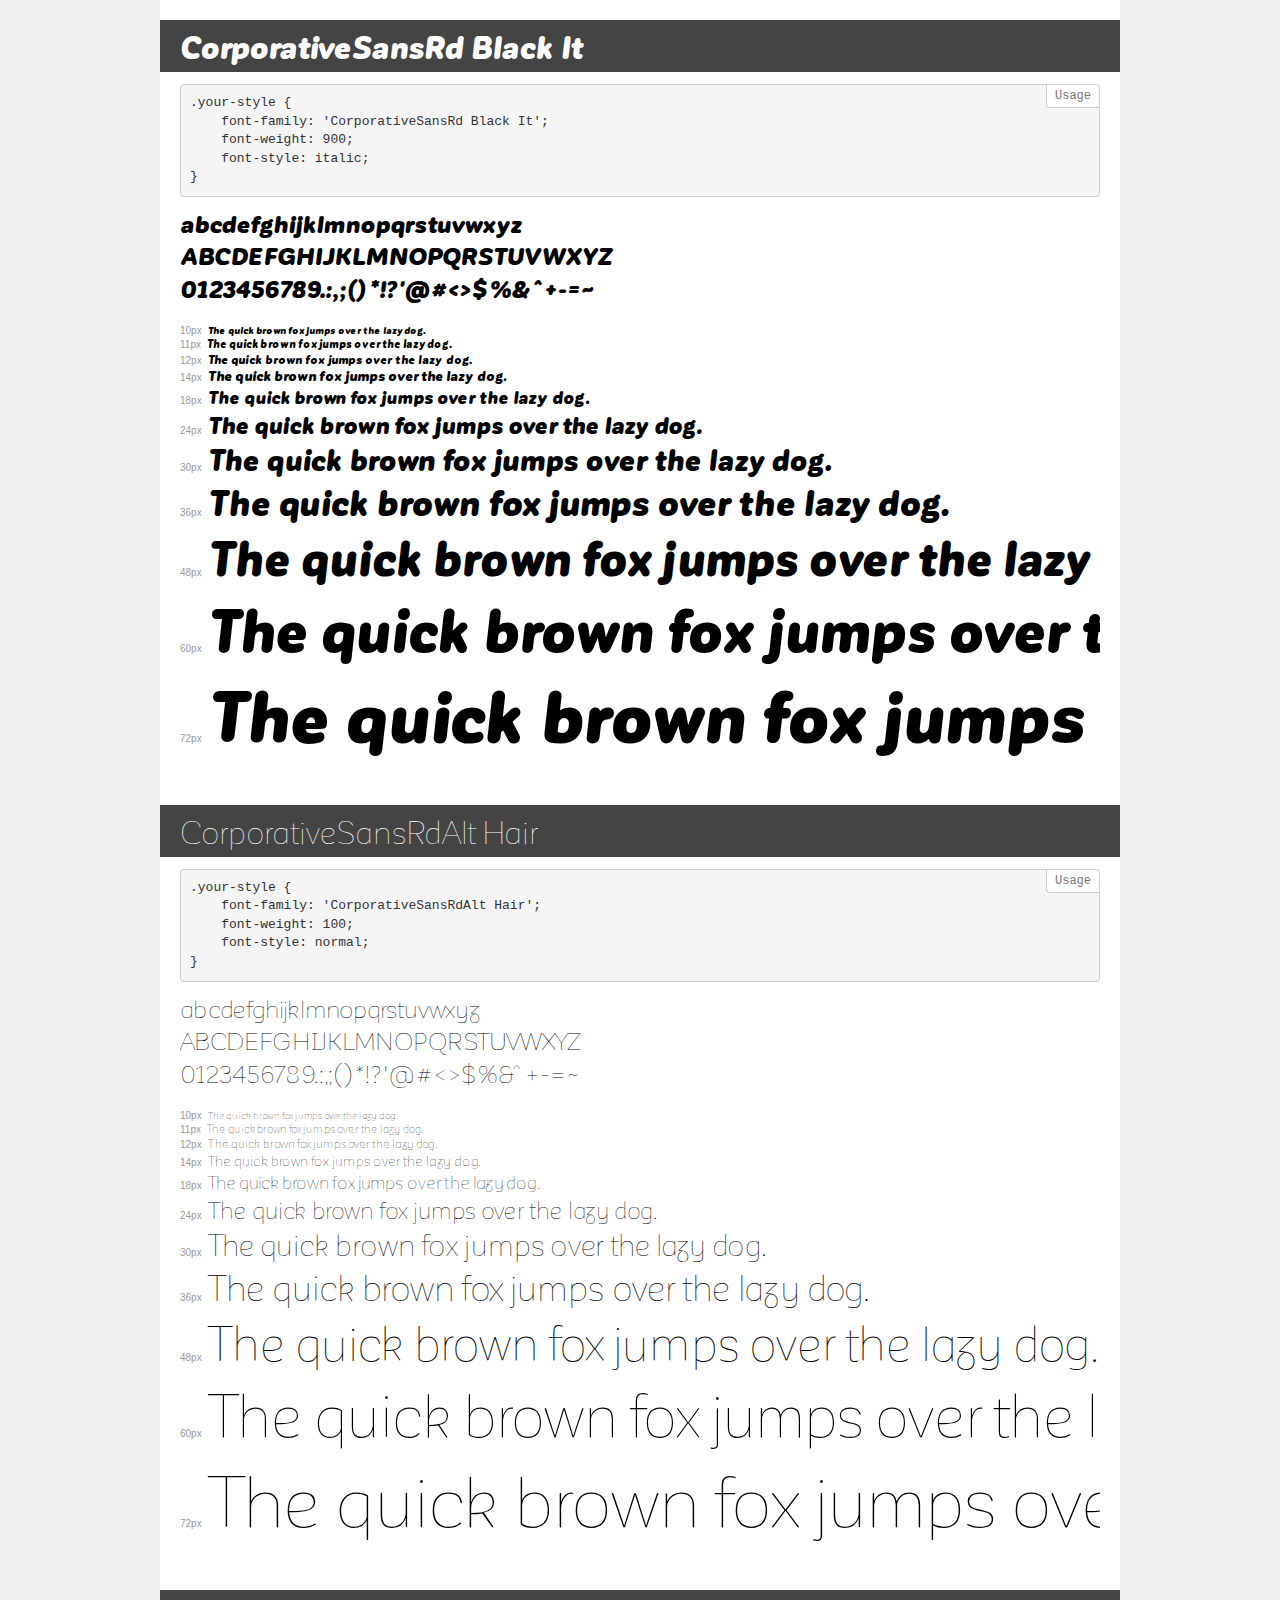
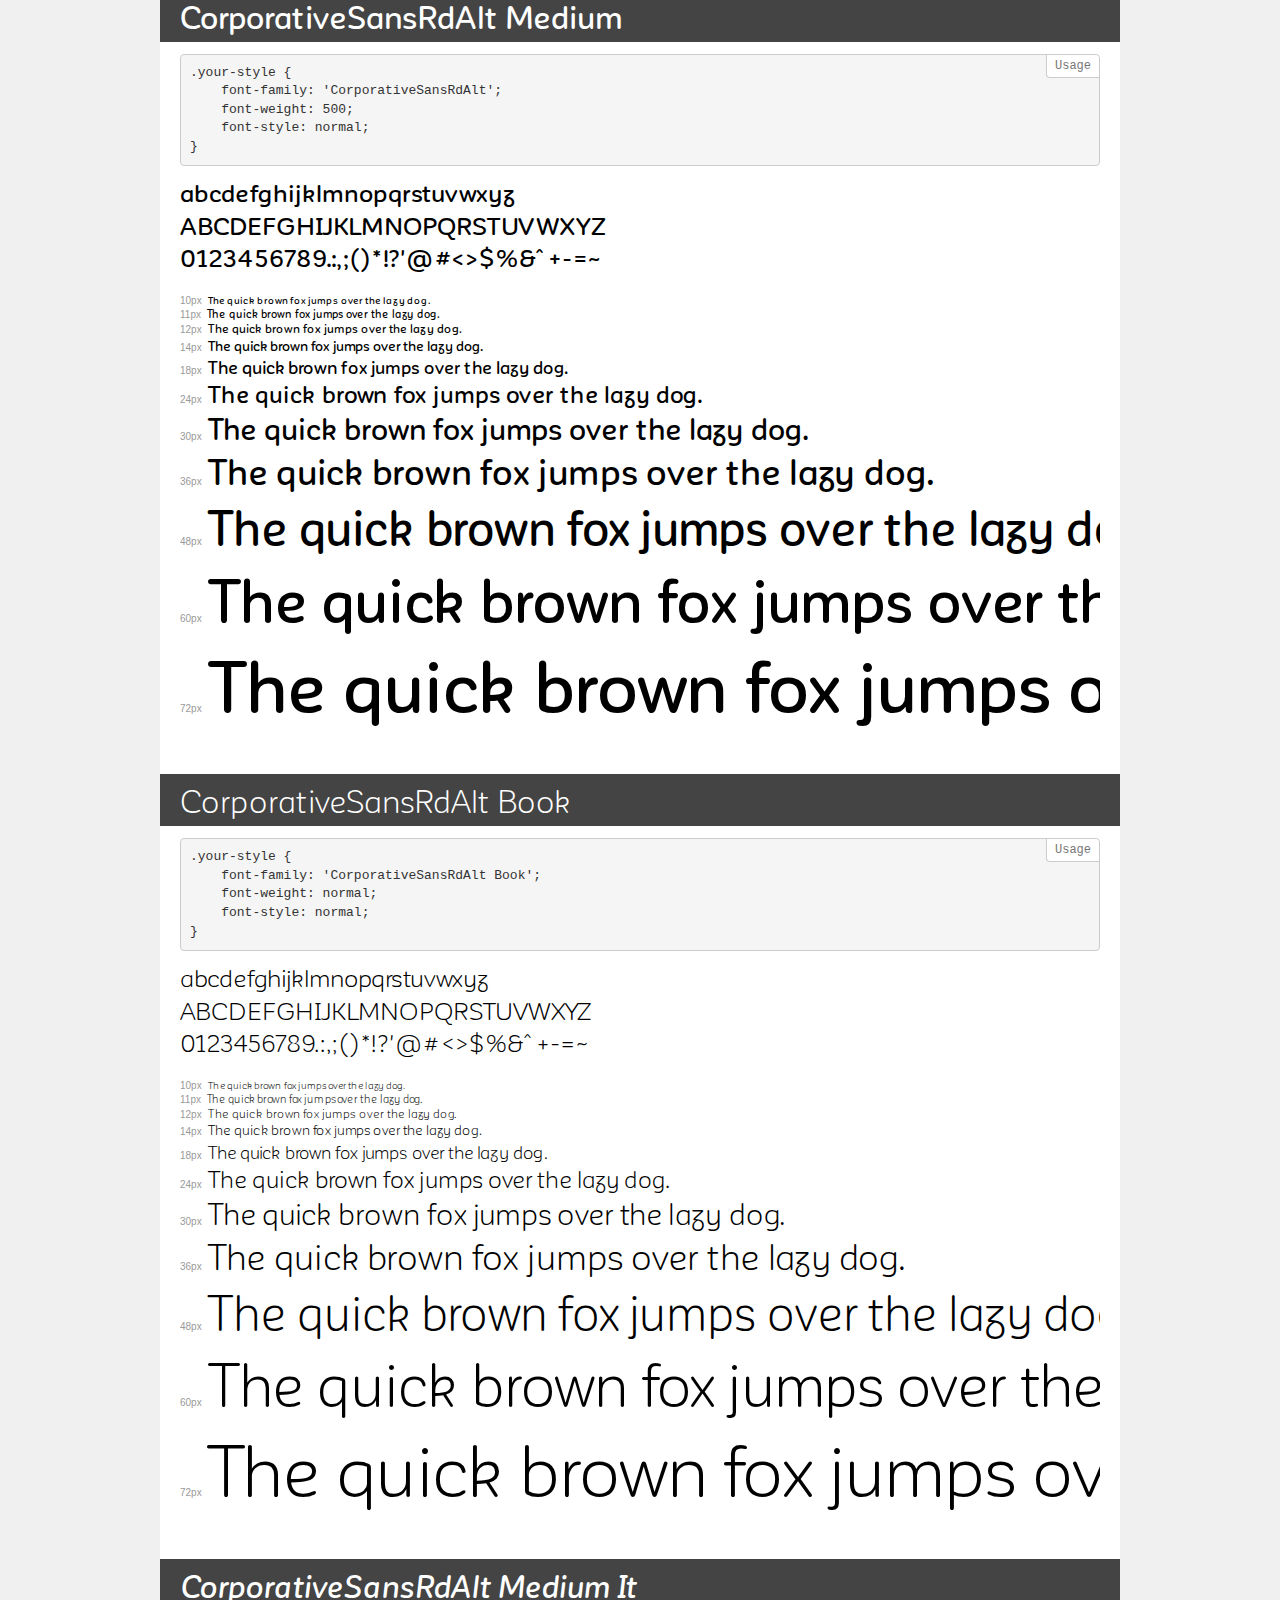
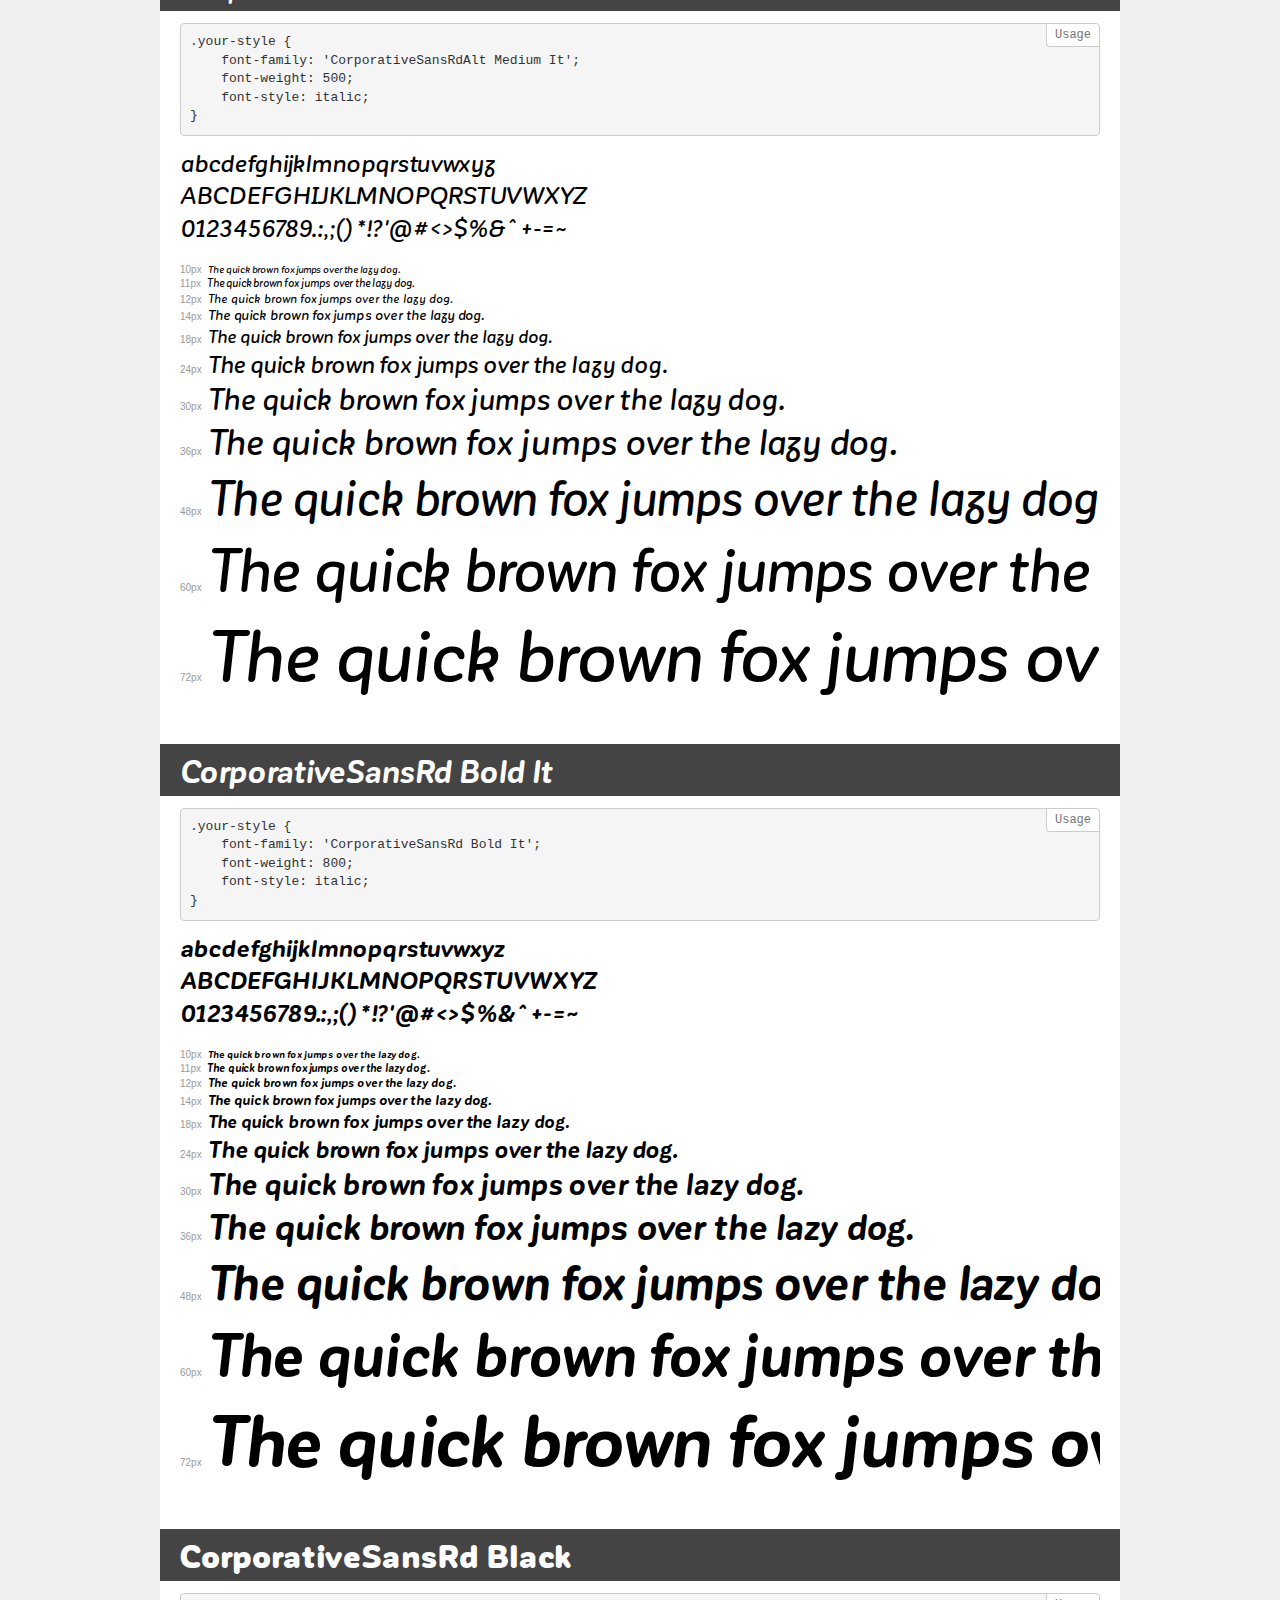
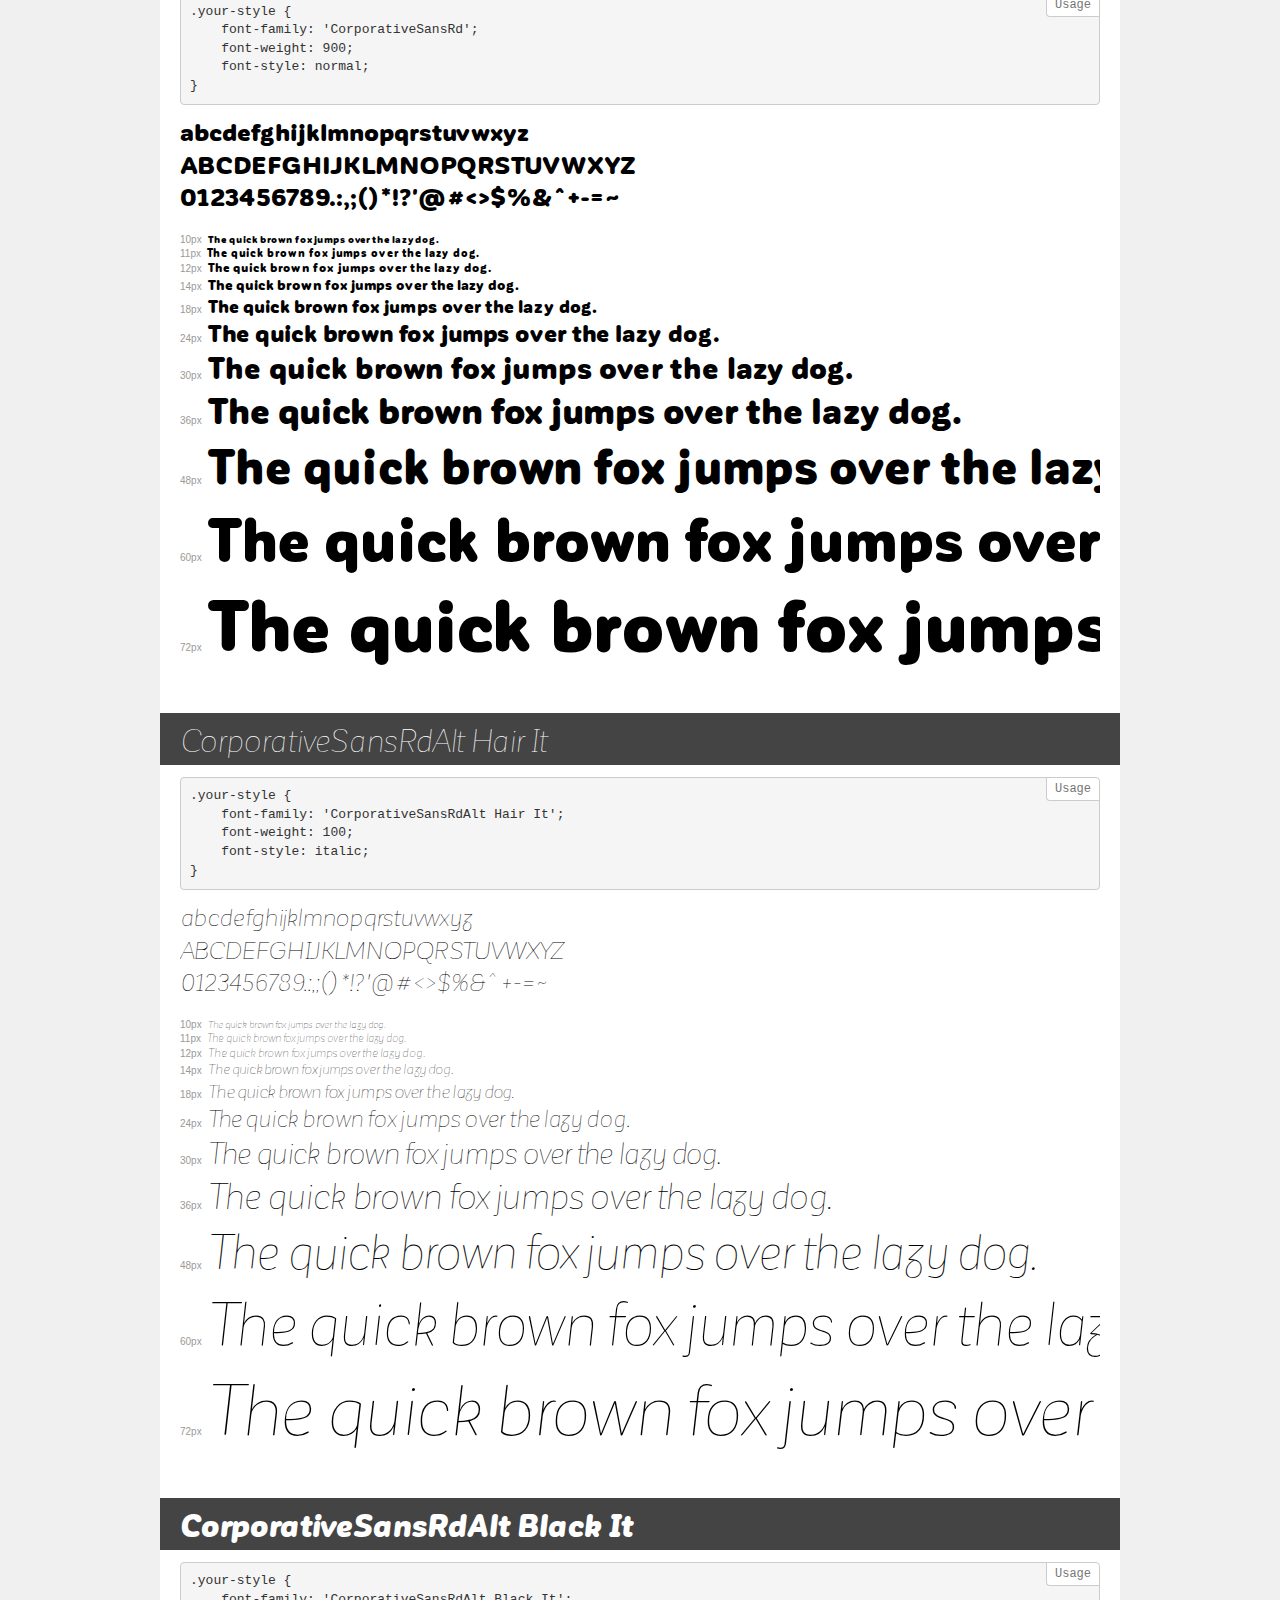
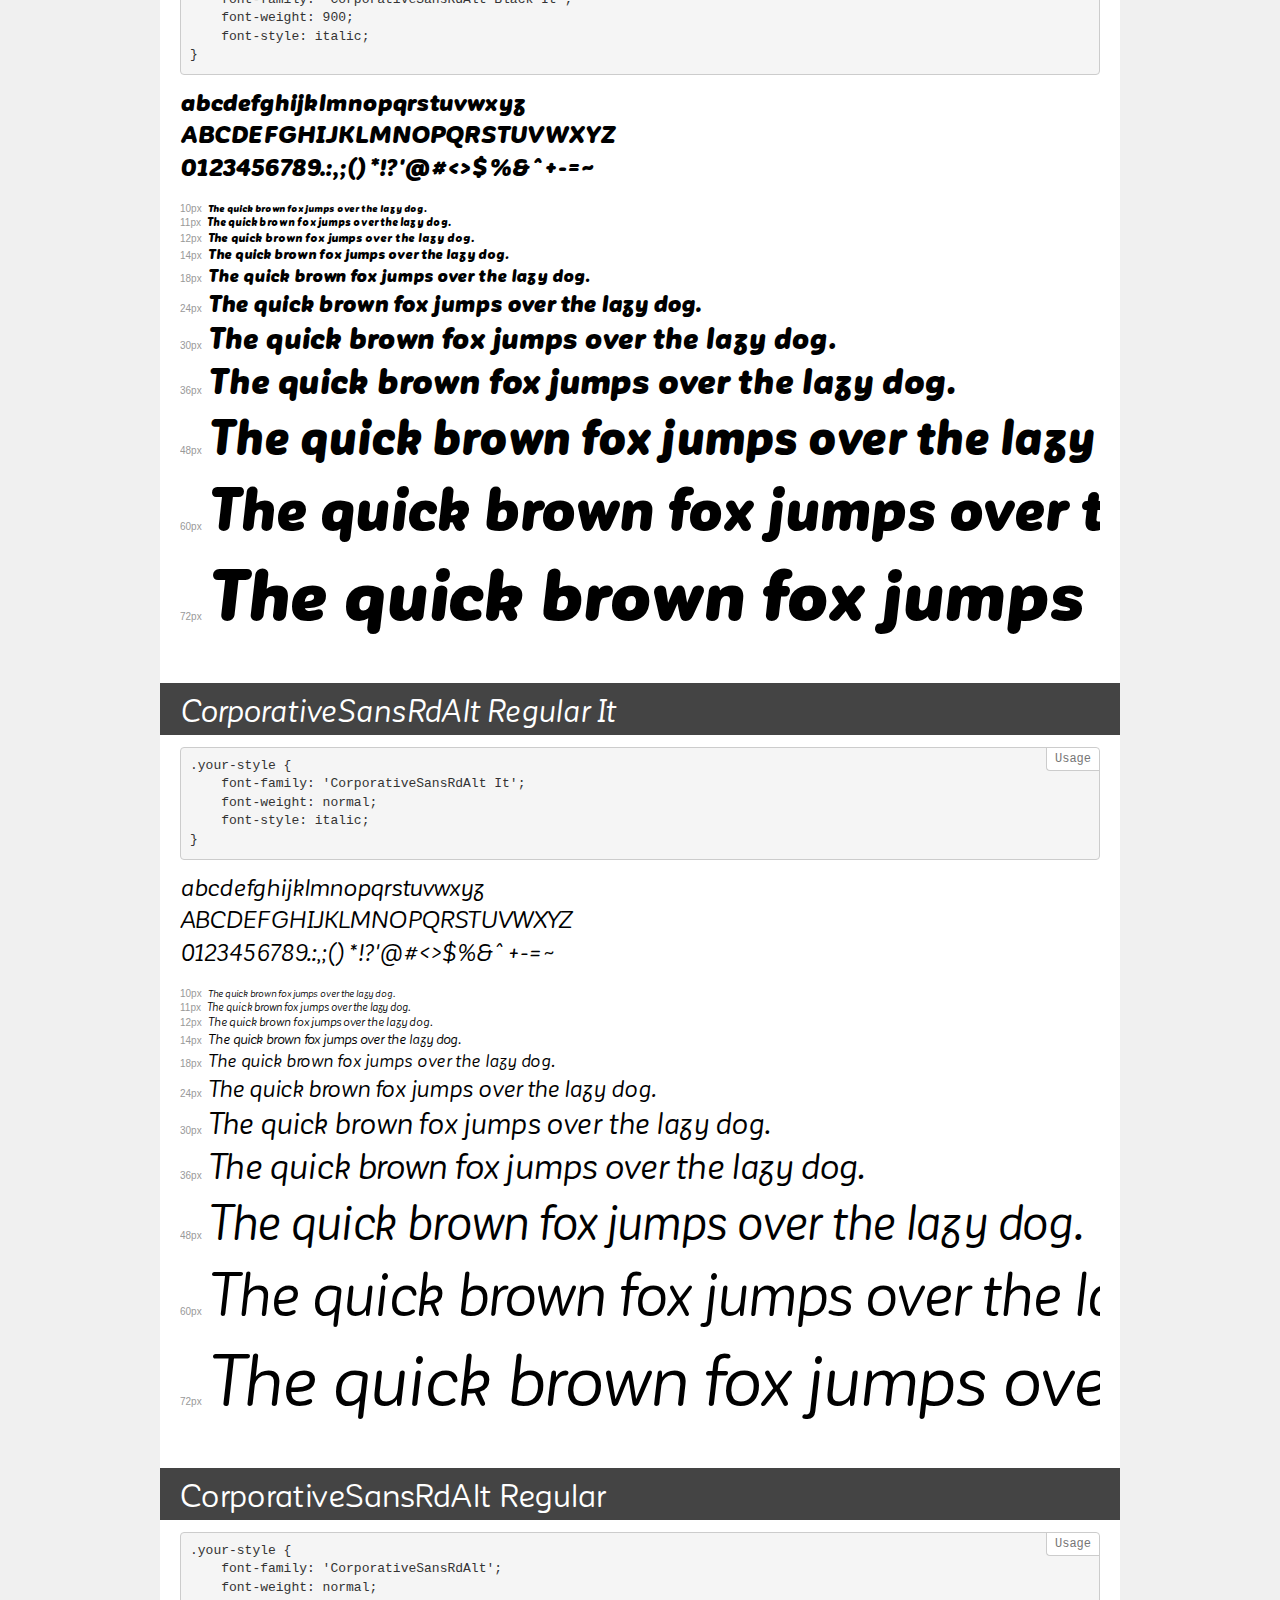
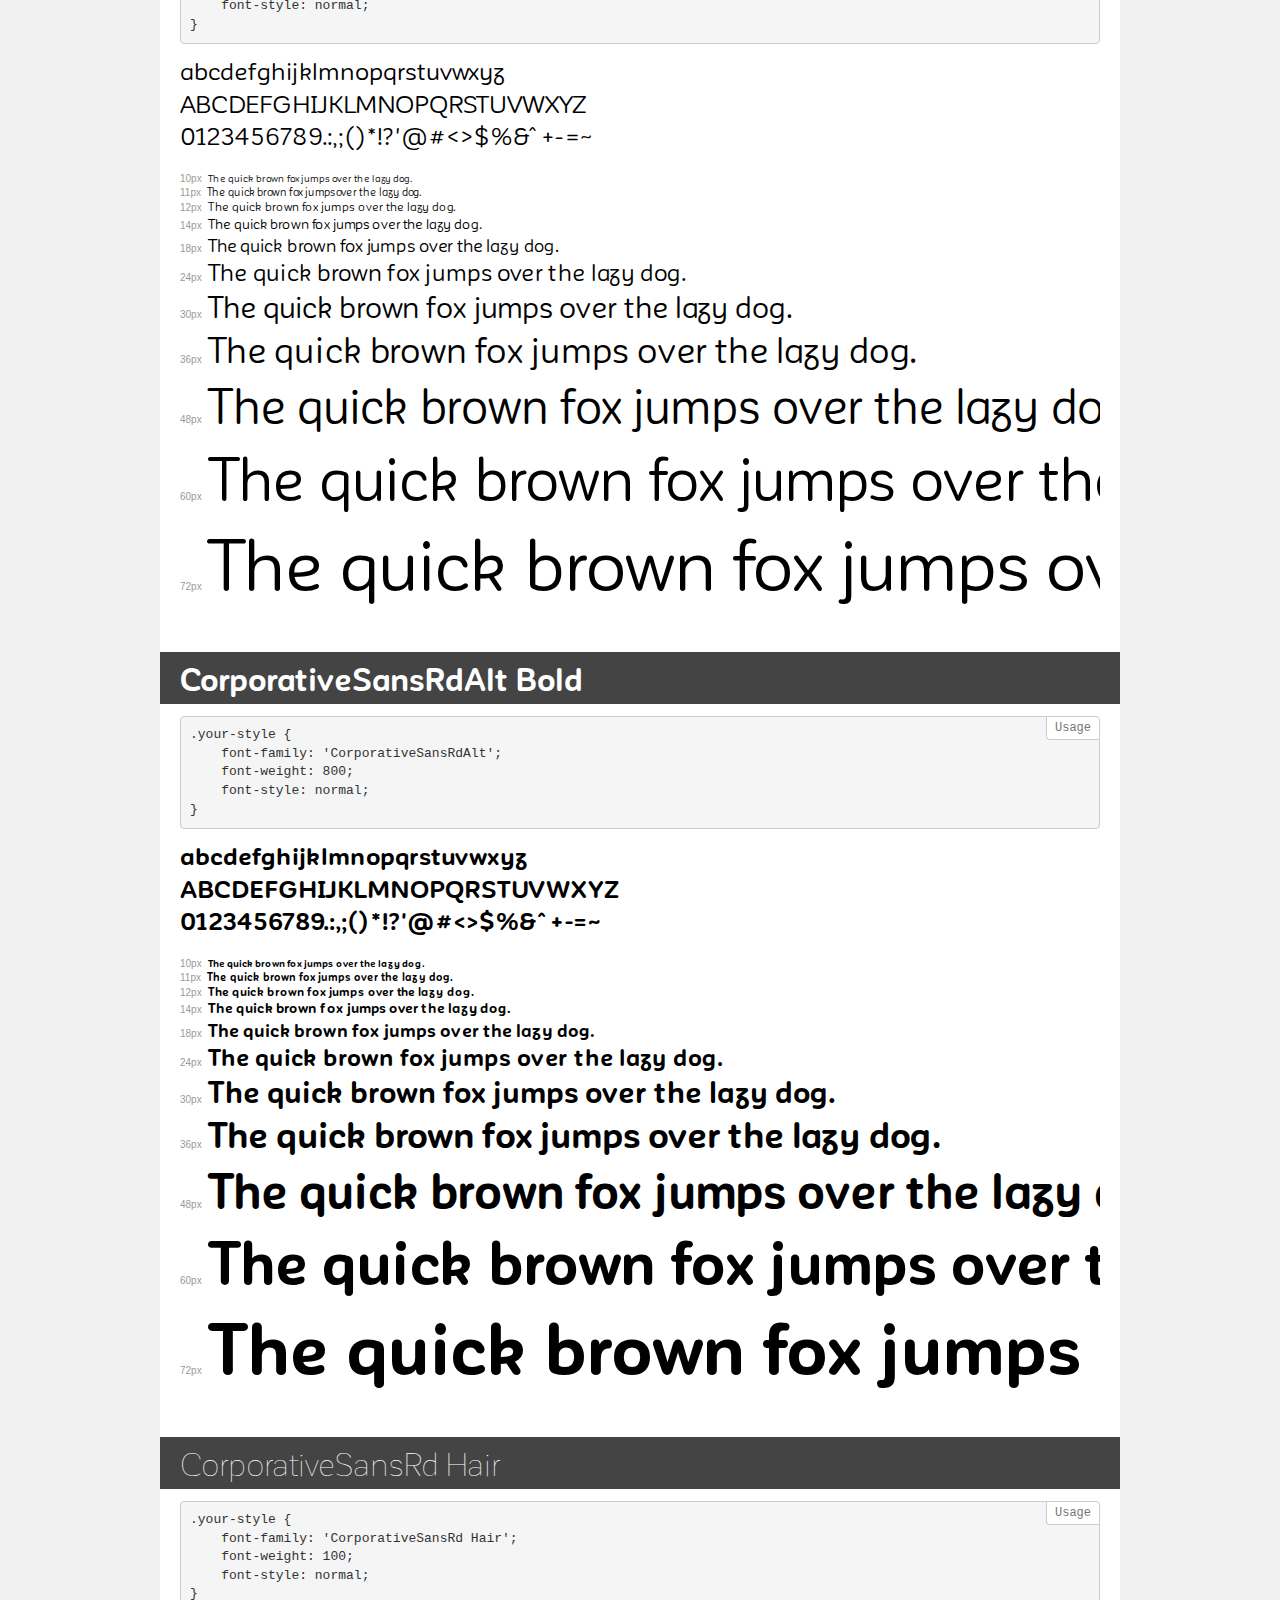
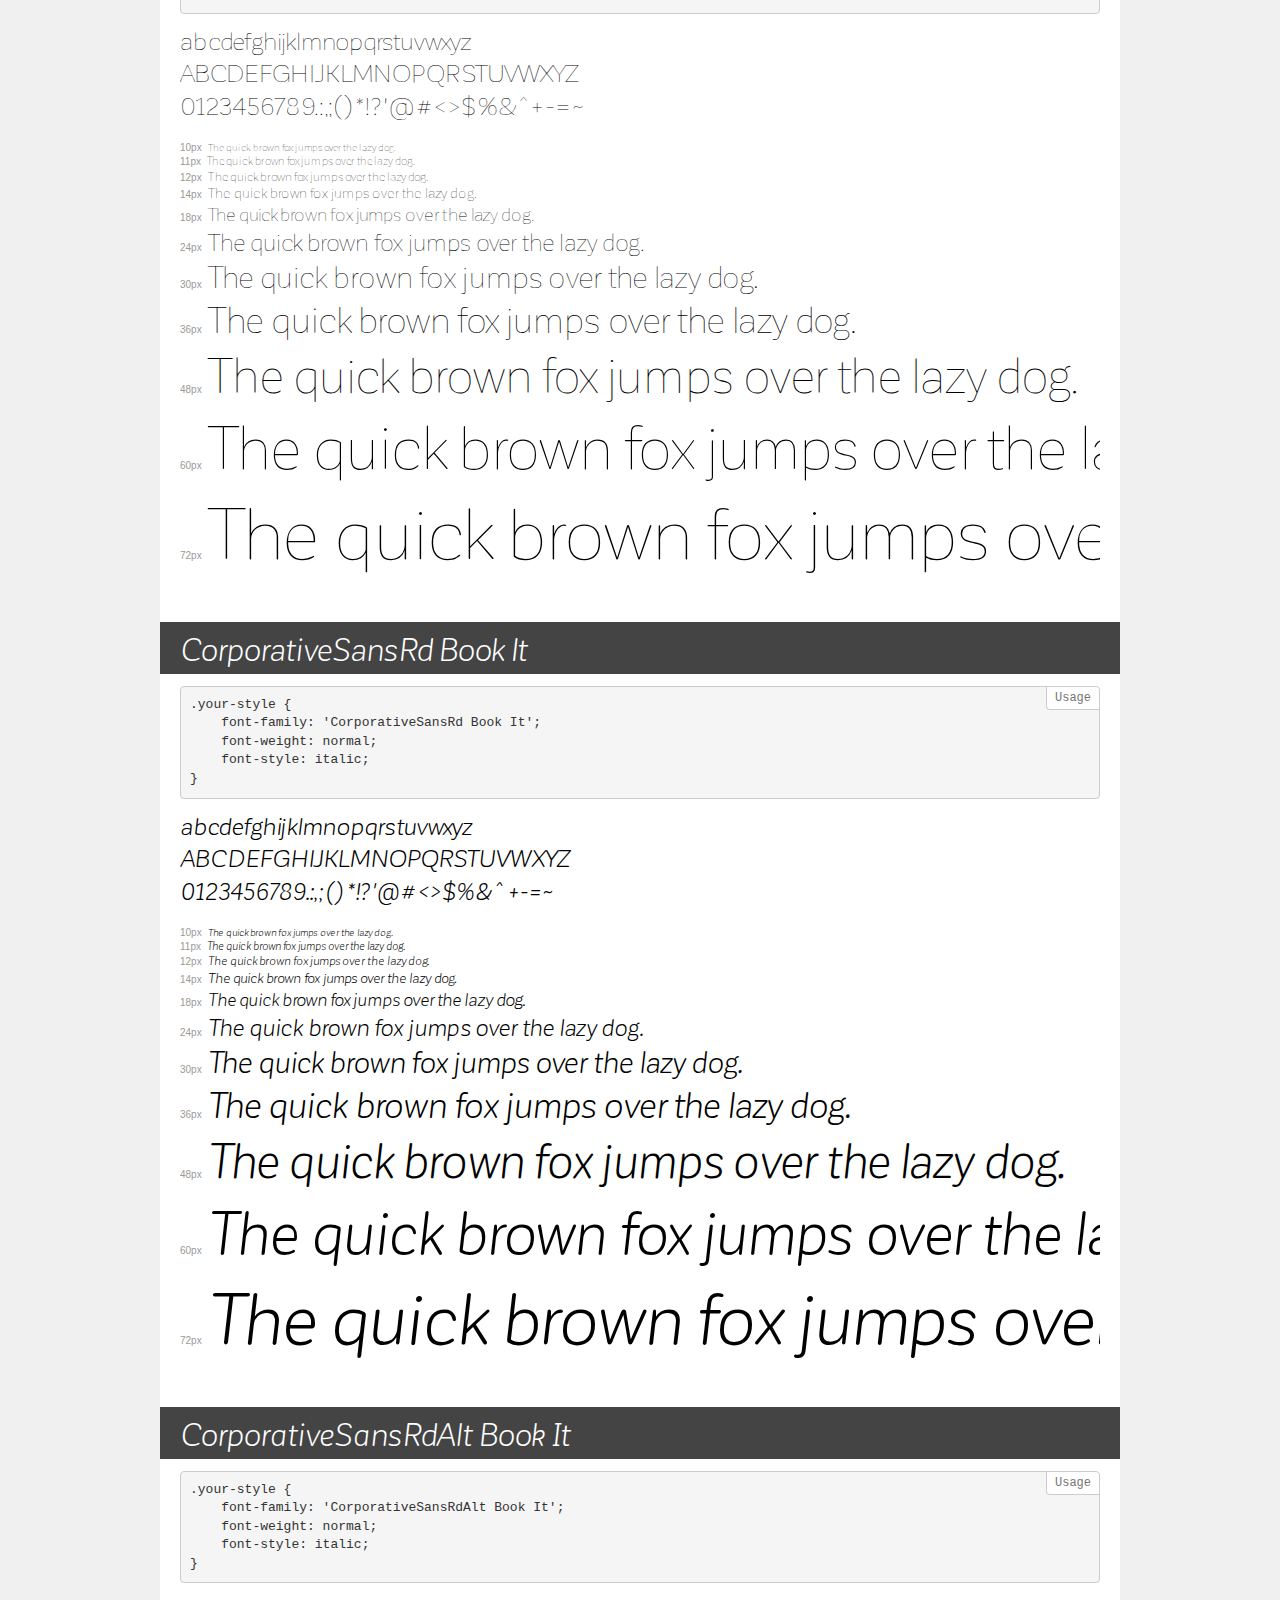
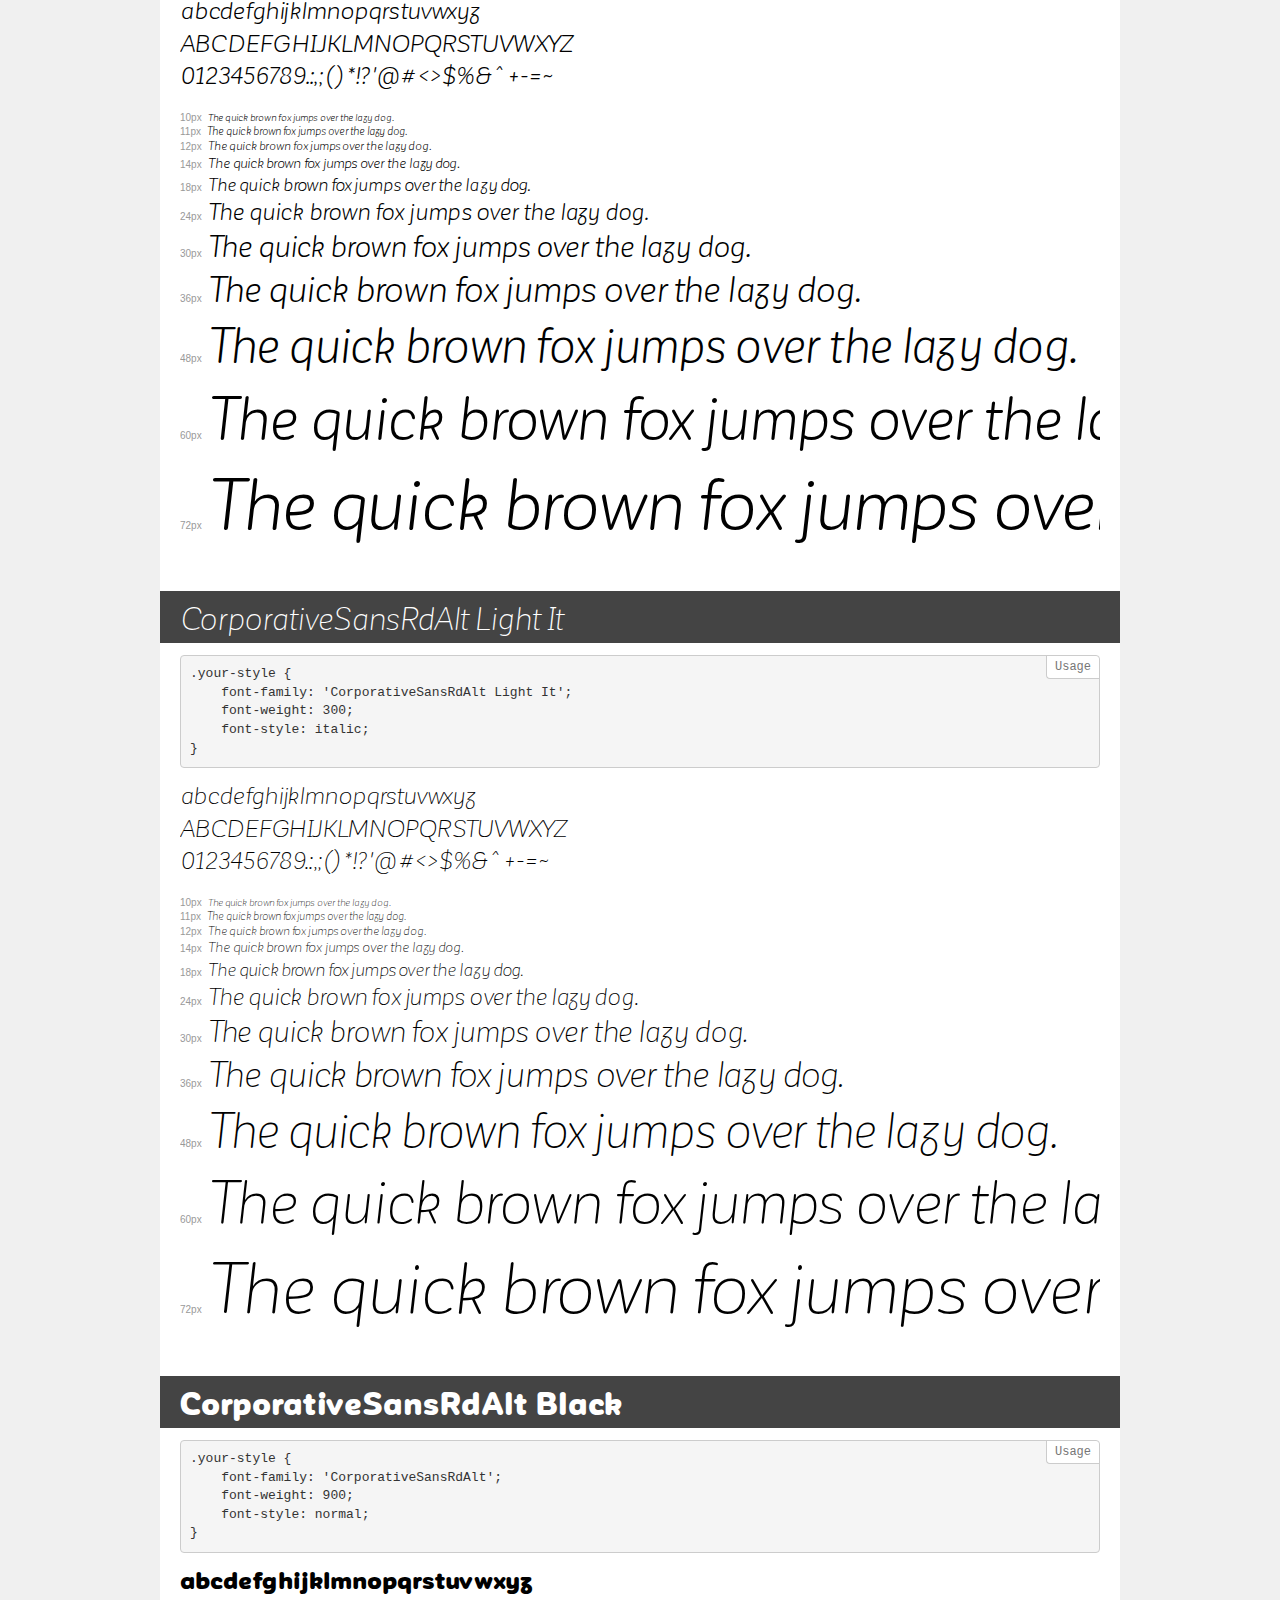
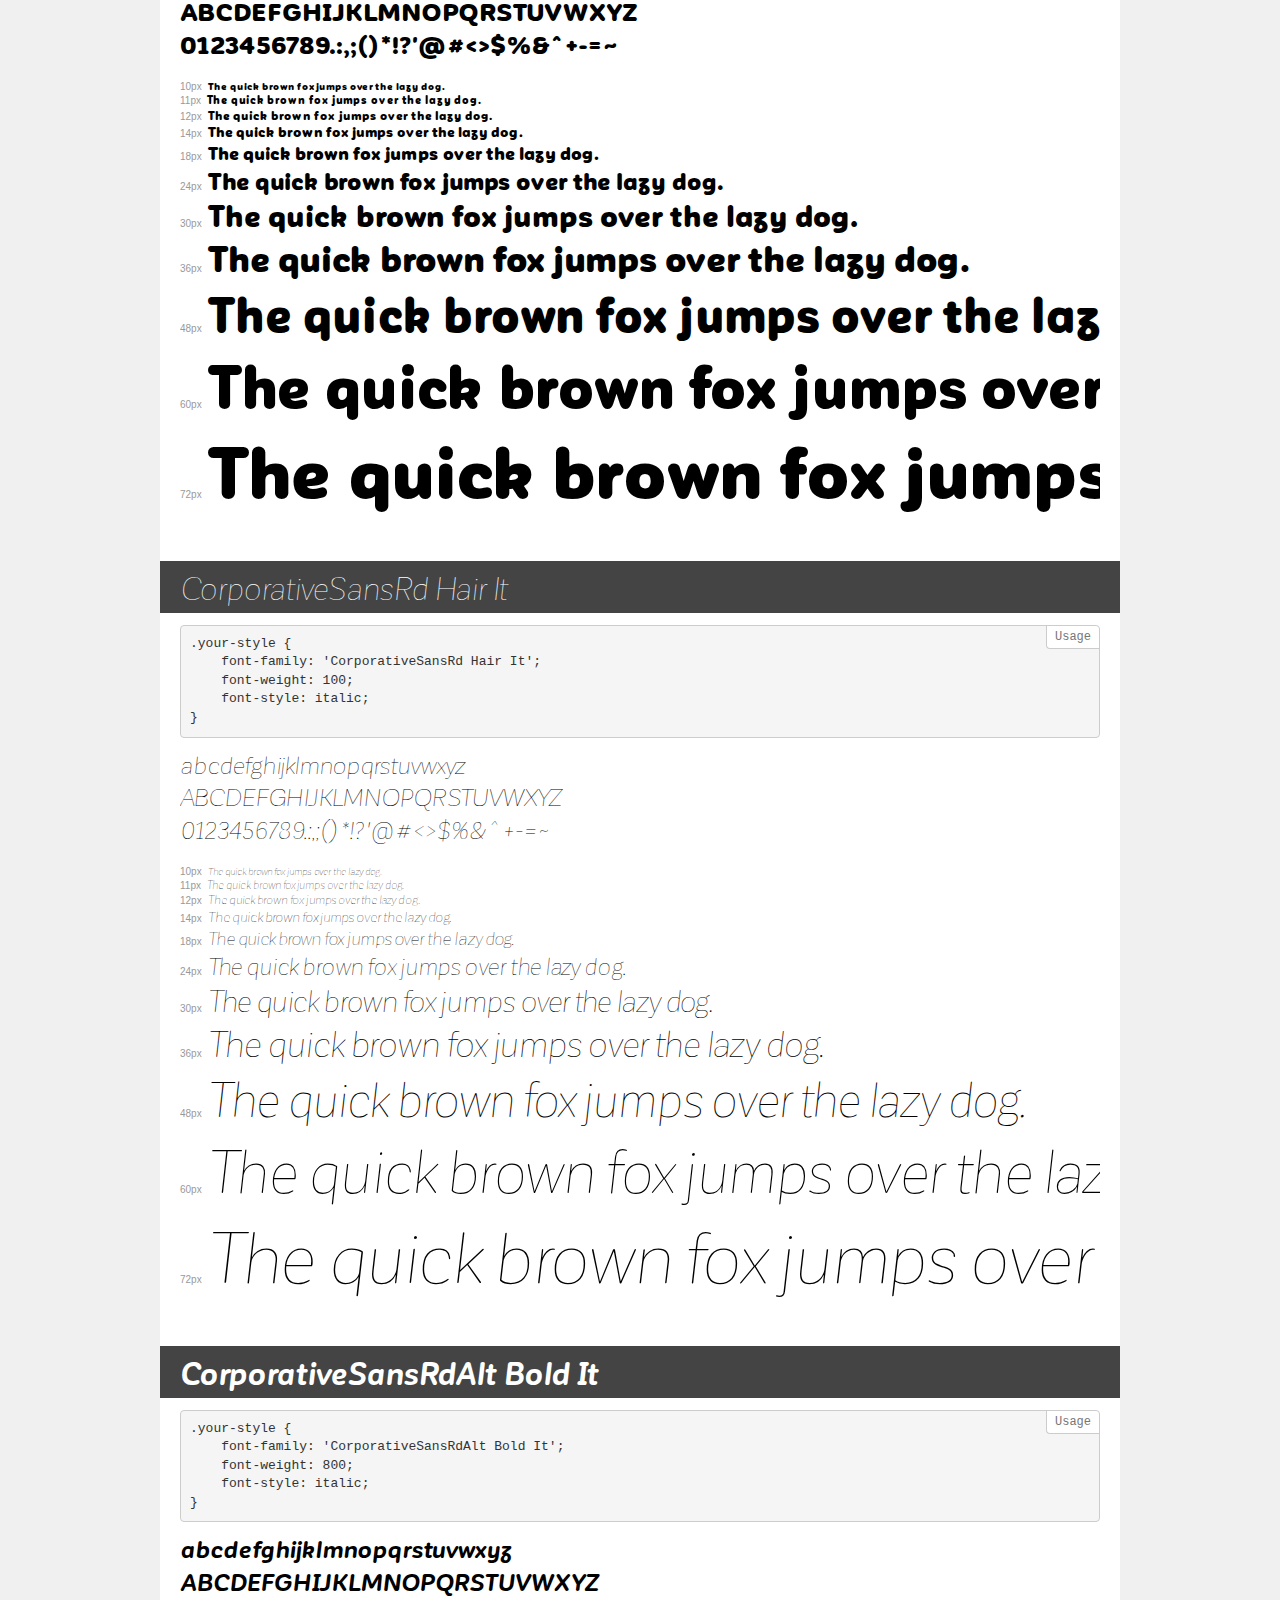
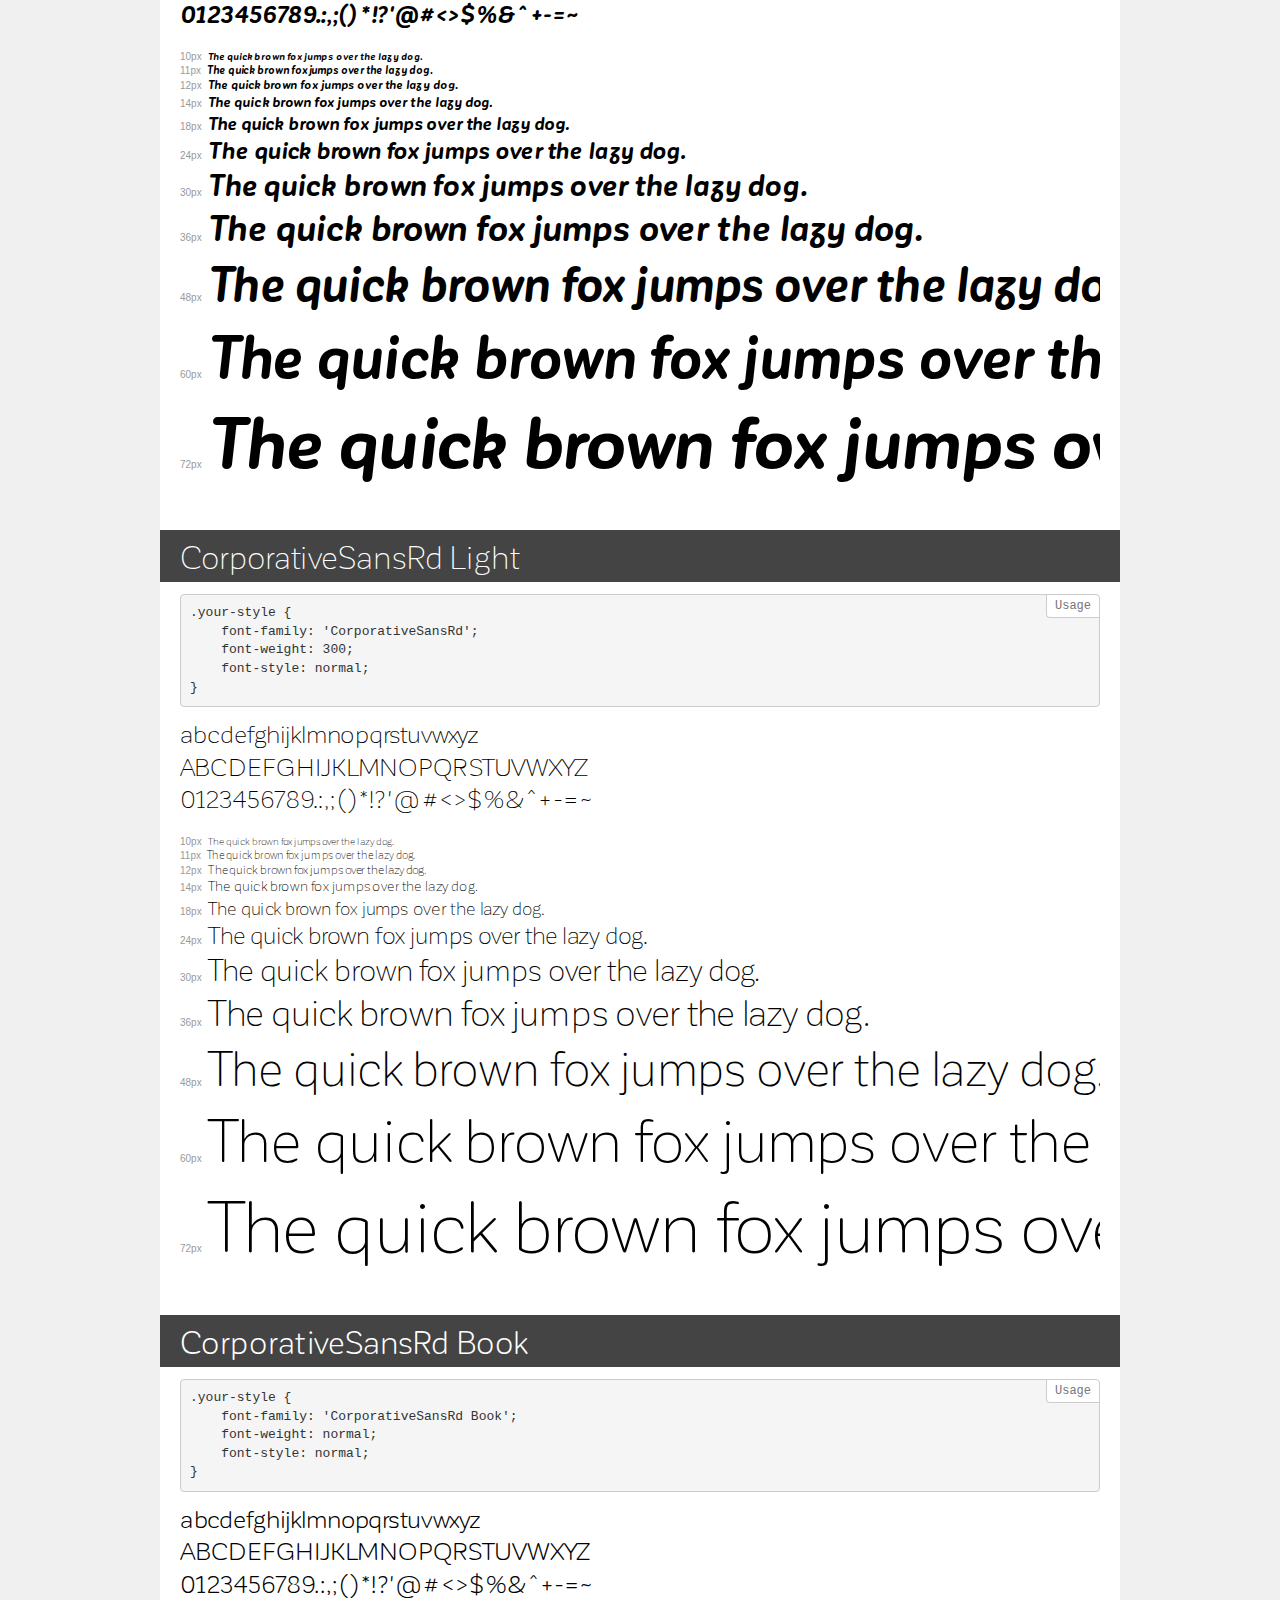
<file: fonts/corporative-sans-rounded/demo.html>
<!DOCTYPE html>
<html lang="en">
<head>
    <meta charset="utf-8">
    <meta http-equiv="X-UA-Compatible" content="IE=edge">
    <meta name="viewport" content="width=device-width, initial-scale=1">
    <meta name="robots" content="noindex, noarchive">
    <meta name="format-detection" content="telephone=no">
    <title>Transfonter demo</title>
    <link href="stylesheet.css" rel="stylesheet">
    <style>
        /*
        http://meyerweb.com/eric/tools/css/reset/
        v2.0 | 20110126
        License: none (public domain)
        */
        html, body, div, span, applet, object, iframe,
        h1, h2, h3, h4, h5, h6, p, blockquote, pre,
        a, abbr, acronym, address, big, cite, code,
        del, dfn, em, img, ins, kbd, q, s, samp,
        small, strike, strong, sub, sup, tt, var,
        b, u, i, center,
        dl, dt, dd, ol, ul, li,
        fieldset, form, label, legend,
        table, caption, tbody, tfoot, thead, tr, th, td,
        article, aside, canvas, details, embed,
        figure, figcaption, footer, header, hgroup,
        menu, nav, output, ruby, section, summary,
        time, mark, audio, video {
            margin: 0;
            padding: 0;
            border: 0;
            font-size: 100%;
            font: inherit;
            vertical-align: baseline;
        }
        /* HTML5 display-role reset for older browsers */
        article, aside, details, figcaption, figure,
        footer, header, hgroup, menu, nav, section {
            display: block;
        }
        body {
            line-height: 1;
        }
        ol, ul {
            list-style: none;
        }
        blockquote, q {
            quotes: none;
        }
        blockquote:before, blockquote:after,
        q:before, q:after {
            content: '';
            content: none;
        }
        table {
            border-collapse: collapse;
            border-spacing: 0;
        }
        /* demo styles */
        body {
            background: #f0f0f0;
            color: #000;
        }
        .page {
            background: #fff;
            width: 920px;
            margin: 0 auto;
            padding: 20px 20px 0 20px;
            overflow: hidden;
        }
        .font-container {
            overflow-x: auto;
            overflow-y: hidden;
            margin-bottom: 40px;
            line-height: 1.3;
            white-space: nowrap;
            padding-bottom: 5px;
        }
        h1 {
            position: relative;
            background: #444;
            font-size: 32px;
            color: #fff;
            padding: 10px 20px;
            margin: 0 -20px 12px -20px;
        }
        .letters {
            font-size: 25px;
            margin-bottom: 20px;
        }
        .s10:before {
            content: '10px';
        }
        .s11:before {
            content: '11px';
        }
        .s12:before {
            content: '12px';
        }
        .s14:before {
            content: '14px';
        }
        .s18:before {
            content: '18px';
        }
        .s24:before {
            content: '24px';
        }
        .s30:before {
            content: '30px';
        }
        .s36:before {
            content: '36px';
        }
        .s48:before {
            content: '48px';
        }
        .s60:before {
            content: '60px';
        }
        .s72:before {
            content: '72px';
        }
        .s10:before, .s11:before, .s12:before, .s14:before,
        .s18:before, .s24:before, .s30:before, .s36:before,
        .s48:before, .s60:before, .s72:before {
            font-family: Arial, sans-serif;
            font-size: 10px;
            font-weight: normal;
            font-style: normal;
            color: #999;
            padding-right: 6px;
        }
        pre {
            display: block;
            position: relative;
            padding: 9px;
            margin: 0 0 10px;
            font-family: Monaco, Menlo, Consolas, "Courier New", monospace;
            font-size: 13px;
            line-height: 1.428571429;
            color: #333;
            font-weight: normal;
            font-style: normal;
            background-color: #f5f5f5;
            border: 1px solid #ccc;
            overflow-x: auto;
            border-radius: 4px;
        }
        pre:after {
            display: block;
            position: absolute;
            right: 0;
            top: 0;
            content: 'Usage';
            line-height: 1;
            padding: 5px 8px;
            font-size: 12px;
            color: #767676;
            background-color: #fff;
            border: 1px solid #ccc;
            border-right: none;
            border-top: none;
            border-radius: 0 4px 0 4px;
            z-index: 10;
        }
        /* responsive */
        @media (max-width: 959px) {
            .page {
                width: auto;
                margin: 0;
            }
        }
    </style>
</head>
<body>
<div class="page">
    <div class="demo">
        <h1 style="font-family: 'CorporativeSansRd Black It'; font-weight: 900; font-style: italic;">CorporativeSansRd Black It</h1>
        <pre>.your-style {
    font-family: 'CorporativeSansRd Black It';
    font-weight: 900;
    font-style: italic;
}</pre>
        <div class="font-container" style="font-family: 'CorporativeSansRd Black It'; font-weight: 900; font-style: italic;">
            <p class="letters">
                abcdefghijklmnopqrstuvwxyz<br>
ABCDEFGHIJKLMNOPQRSTUVWXYZ<br>
                0123456789.:,;()*!?'@#<>$%&^+-=~
            </p>
            <p class="s10" style="font-size: 10px;">The quick brown fox jumps over the lazy dog.</p>
            <p class="s11" style="font-size: 11px;">The quick brown fox jumps over the lazy dog.</p>
            <p class="s12" style="font-size: 12px;">The quick brown fox jumps over the lazy dog.</p>
            <p class="s14" style="font-size: 14px;">The quick brown fox jumps over the lazy dog.</p>
            <p class="s18" style="font-size: 18px;">The quick brown fox jumps over the lazy dog.</p>
            <p class="s24" style="font-size: 24px;">The quick brown fox jumps over the lazy dog.</p>
            <p class="s30" style="font-size: 30px;">The quick brown fox jumps over the lazy dog.</p>
            <p class="s36" style="font-size: 36px;">The quick brown fox jumps over the lazy dog.</p>
            <p class="s48" style="font-size: 48px;">The quick brown fox jumps over the lazy dog.</p>
            <p class="s60" style="font-size: 60px;">The quick brown fox jumps over the lazy dog.</p>
            <p class="s72" style="font-size: 72px;">The quick brown fox jumps over the lazy dog.</p>
        </div>
    </div>
    <div class="demo">
        <h1 style="font-family: 'CorporativeSansRdAlt Hair'; font-weight: 100; font-style: normal;">CorporativeSansRdAlt Hair</h1>
        <pre>.your-style {
    font-family: 'CorporativeSansRdAlt Hair';
    font-weight: 100;
    font-style: normal;
}</pre>
        <div class="font-container" style="font-family: 'CorporativeSansRdAlt Hair'; font-weight: 100; font-style: normal;">
            <p class="letters">
                abcdefghijklmnopqrstuvwxyz<br>
ABCDEFGHIJKLMNOPQRSTUVWXYZ<br>
                0123456789.:,;()*!?'@#<>$%&^+-=~
            </p>
            <p class="s10" style="font-size: 10px;">The quick brown fox jumps over the lazy dog.</p>
            <p class="s11" style="font-size: 11px;">The quick brown fox jumps over the lazy dog.</p>
            <p class="s12" style="font-size: 12px;">The quick brown fox jumps over the lazy dog.</p>
            <p class="s14" style="font-size: 14px;">The quick brown fox jumps over the lazy dog.</p>
            <p class="s18" style="font-size: 18px;">The quick brown fox jumps over the lazy dog.</p>
            <p class="s24" style="font-size: 24px;">The quick brown fox jumps over the lazy dog.</p>
            <p class="s30" style="font-size: 30px;">The quick brown fox jumps over the lazy dog.</p>
            <p class="s36" style="font-size: 36px;">The quick brown fox jumps over the lazy dog.</p>
            <p class="s48" style="font-size: 48px;">The quick brown fox jumps over the lazy dog.</p>
            <p class="s60" style="font-size: 60px;">The quick brown fox jumps over the lazy dog.</p>
            <p class="s72" style="font-size: 72px;">The quick brown fox jumps over the lazy dog.</p>
        </div>
    </div>
    <div class="demo">
        <h1 style="font-family: 'CorporativeSansRdAlt'; font-weight: 500; font-style: normal;">CorporativeSansRdAlt Medium</h1>
        <pre>.your-style {
    font-family: 'CorporativeSansRdAlt';
    font-weight: 500;
    font-style: normal;
}</pre>
        <div class="font-container" style="font-family: 'CorporativeSansRdAlt'; font-weight: 500; font-style: normal;">
            <p class="letters">
                abcdefghijklmnopqrstuvwxyz<br>
ABCDEFGHIJKLMNOPQRSTUVWXYZ<br>
                0123456789.:,;()*!?'@#<>$%&^+-=~
            </p>
            <p class="s10" style="font-size: 10px;">The quick brown fox jumps over the lazy dog.</p>
            <p class="s11" style="font-size: 11px;">The quick brown fox jumps over the lazy dog.</p>
            <p class="s12" style="font-size: 12px;">The quick brown fox jumps over the lazy dog.</p>
            <p class="s14" style="font-size: 14px;">The quick brown fox jumps over the lazy dog.</p>
            <p class="s18" style="font-size: 18px;">The quick brown fox jumps over the lazy dog.</p>
            <p class="s24" style="font-size: 24px;">The quick brown fox jumps over the lazy dog.</p>
            <p class="s30" style="font-size: 30px;">The quick brown fox jumps over the lazy dog.</p>
            <p class="s36" style="font-size: 36px;">The quick brown fox jumps over the lazy dog.</p>
            <p class="s48" style="font-size: 48px;">The quick brown fox jumps over the lazy dog.</p>
            <p class="s60" style="font-size: 60px;">The quick brown fox jumps over the lazy dog.</p>
            <p class="s72" style="font-size: 72px;">The quick brown fox jumps over the lazy dog.</p>
        </div>
    </div>
    <div class="demo">
        <h1 style="font-family: 'CorporativeSansRdAlt Book'; font-weight: normal; font-style: normal;">CorporativeSansRdAlt Book</h1>
        <pre>.your-style {
    font-family: 'CorporativeSansRdAlt Book';
    font-weight: normal;
    font-style: normal;
}</pre>
        <div class="font-container" style="font-family: 'CorporativeSansRdAlt Book'; font-weight: normal; font-style: normal;">
            <p class="letters">
                abcdefghijklmnopqrstuvwxyz<br>
ABCDEFGHIJKLMNOPQRSTUVWXYZ<br>
                0123456789.:,;()*!?'@#<>$%&^+-=~
            </p>
            <p class="s10" style="font-size: 10px;">The quick brown fox jumps over the lazy dog.</p>
            <p class="s11" style="font-size: 11px;">The quick brown fox jumps over the lazy dog.</p>
            <p class="s12" style="font-size: 12px;">The quick brown fox jumps over the lazy dog.</p>
            <p class="s14" style="font-size: 14px;">The quick brown fox jumps over the lazy dog.</p>
            <p class="s18" style="font-size: 18px;">The quick brown fox jumps over the lazy dog.</p>
            <p class="s24" style="font-size: 24px;">The quick brown fox jumps over the lazy dog.</p>
            <p class="s30" style="font-size: 30px;">The quick brown fox jumps over the lazy dog.</p>
            <p class="s36" style="font-size: 36px;">The quick brown fox jumps over the lazy dog.</p>
            <p class="s48" style="font-size: 48px;">The quick brown fox jumps over the lazy dog.</p>
            <p class="s60" style="font-size: 60px;">The quick brown fox jumps over the lazy dog.</p>
            <p class="s72" style="font-size: 72px;">The quick brown fox jumps over the lazy dog.</p>
        </div>
    </div>
    <div class="demo">
        <h1 style="font-family: 'CorporativeSansRdAlt Medium It'; font-weight: 500; font-style: italic;">CorporativeSansRdAlt Medium It</h1>
        <pre>.your-style {
    font-family: 'CorporativeSansRdAlt Medium It';
    font-weight: 500;
    font-style: italic;
}</pre>
        <div class="font-container" style="font-family: 'CorporativeSansRdAlt Medium It'; font-weight: 500; font-style: italic;">
            <p class="letters">
                abcdefghijklmnopqrstuvwxyz<br>
ABCDEFGHIJKLMNOPQRSTUVWXYZ<br>
                0123456789.:,;()*!?'@#<>$%&^+-=~
            </p>
            <p class="s10" style="font-size: 10px;">The quick brown fox jumps over the lazy dog.</p>
            <p class="s11" style="font-size: 11px;">The quick brown fox jumps over the lazy dog.</p>
            <p class="s12" style="font-size: 12px;">The quick brown fox jumps over the lazy dog.</p>
            <p class="s14" style="font-size: 14px;">The quick brown fox jumps over the lazy dog.</p>
            <p class="s18" style="font-size: 18px;">The quick brown fox jumps over the lazy dog.</p>
            <p class="s24" style="font-size: 24px;">The quick brown fox jumps over the lazy dog.</p>
            <p class="s30" style="font-size: 30px;">The quick brown fox jumps over the lazy dog.</p>
            <p class="s36" style="font-size: 36px;">The quick brown fox jumps over the lazy dog.</p>
            <p class="s48" style="font-size: 48px;">The quick brown fox jumps over the lazy dog.</p>
            <p class="s60" style="font-size: 60px;">The quick brown fox jumps over the lazy dog.</p>
            <p class="s72" style="font-size: 72px;">The quick brown fox jumps over the lazy dog.</p>
        </div>
    </div>
    <div class="demo">
        <h1 style="font-family: 'CorporativeSansRd Bold It'; font-weight: 800; font-style: italic;">CorporativeSansRd Bold It</h1>
        <pre>.your-style {
    font-family: 'CorporativeSansRd Bold It';
    font-weight: 800;
    font-style: italic;
}</pre>
        <div class="font-container" style="font-family: 'CorporativeSansRd Bold It'; font-weight: 800; font-style: italic;">
            <p class="letters">
                abcdefghijklmnopqrstuvwxyz<br>
ABCDEFGHIJKLMNOPQRSTUVWXYZ<br>
                0123456789.:,;()*!?'@#<>$%&^+-=~
            </p>
            <p class="s10" style="font-size: 10px;">The quick brown fox jumps over the lazy dog.</p>
            <p class="s11" style="font-size: 11px;">The quick brown fox jumps over the lazy dog.</p>
            <p class="s12" style="font-size: 12px;">The quick brown fox jumps over the lazy dog.</p>
            <p class="s14" style="font-size: 14px;">The quick brown fox jumps over the lazy dog.</p>
            <p class="s18" style="font-size: 18px;">The quick brown fox jumps over the lazy dog.</p>
            <p class="s24" style="font-size: 24px;">The quick brown fox jumps over the lazy dog.</p>
            <p class="s30" style="font-size: 30px;">The quick brown fox jumps over the lazy dog.</p>
            <p class="s36" style="font-size: 36px;">The quick brown fox jumps over the lazy dog.</p>
            <p class="s48" style="font-size: 48px;">The quick brown fox jumps over the lazy dog.</p>
            <p class="s60" style="font-size: 60px;">The quick brown fox jumps over the lazy dog.</p>
            <p class="s72" style="font-size: 72px;">The quick brown fox jumps over the lazy dog.</p>
        </div>
    </div>
    <div class="demo">
        <h1 style="font-family: 'CorporativeSansRd'; font-weight: 900; font-style: normal;">CorporativeSansRd Black</h1>
        <pre>.your-style {
    font-family: 'CorporativeSansRd';
    font-weight: 900;
    font-style: normal;
}</pre>
        <div class="font-container" style="font-family: 'CorporativeSansRd'; font-weight: 900; font-style: normal;">
            <p class="letters">
                abcdefghijklmnopqrstuvwxyz<br>
ABCDEFGHIJKLMNOPQRSTUVWXYZ<br>
                0123456789.:,;()*!?'@#<>$%&^+-=~
            </p>
            <p class="s10" style="font-size: 10px;">The quick brown fox jumps over the lazy dog.</p>
            <p class="s11" style="font-size: 11px;">The quick brown fox jumps over the lazy dog.</p>
            <p class="s12" style="font-size: 12px;">The quick brown fox jumps over the lazy dog.</p>
            <p class="s14" style="font-size: 14px;">The quick brown fox jumps over the lazy dog.</p>
            <p class="s18" style="font-size: 18px;">The quick brown fox jumps over the lazy dog.</p>
            <p class="s24" style="font-size: 24px;">The quick brown fox jumps over the lazy dog.</p>
            <p class="s30" style="font-size: 30px;">The quick brown fox jumps over the lazy dog.</p>
            <p class="s36" style="font-size: 36px;">The quick brown fox jumps over the lazy dog.</p>
            <p class="s48" style="font-size: 48px;">The quick brown fox jumps over the lazy dog.</p>
            <p class="s60" style="font-size: 60px;">The quick brown fox jumps over the lazy dog.</p>
            <p class="s72" style="font-size: 72px;">The quick brown fox jumps over the lazy dog.</p>
        </div>
    </div>
    <div class="demo">
        <h1 style="font-family: 'CorporativeSansRdAlt Hair It'; font-weight: 100; font-style: italic;">CorporativeSansRdAlt Hair It</h1>
        <pre>.your-style {
    font-family: 'CorporativeSansRdAlt Hair It';
    font-weight: 100;
    font-style: italic;
}</pre>
        <div class="font-container" style="font-family: 'CorporativeSansRdAlt Hair It'; font-weight: 100; font-style: italic;">
            <p class="letters">
                abcdefghijklmnopqrstuvwxyz<br>
ABCDEFGHIJKLMNOPQRSTUVWXYZ<br>
                0123456789.:,;()*!?'@#<>$%&^+-=~
            </p>
            <p class="s10" style="font-size: 10px;">The quick brown fox jumps over the lazy dog.</p>
            <p class="s11" style="font-size: 11px;">The quick brown fox jumps over the lazy dog.</p>
            <p class="s12" style="font-size: 12px;">The quick brown fox jumps over the lazy dog.</p>
            <p class="s14" style="font-size: 14px;">The quick brown fox jumps over the lazy dog.</p>
            <p class="s18" style="font-size: 18px;">The quick brown fox jumps over the lazy dog.</p>
            <p class="s24" style="font-size: 24px;">The quick brown fox jumps over the lazy dog.</p>
            <p class="s30" style="font-size: 30px;">The quick brown fox jumps over the lazy dog.</p>
            <p class="s36" style="font-size: 36px;">The quick brown fox jumps over the lazy dog.</p>
            <p class="s48" style="font-size: 48px;">The quick brown fox jumps over the lazy dog.</p>
            <p class="s60" style="font-size: 60px;">The quick brown fox jumps over the lazy dog.</p>
            <p class="s72" style="font-size: 72px;">The quick brown fox jumps over the lazy dog.</p>
        </div>
    </div>
    <div class="demo">
        <h1 style="font-family: 'CorporativeSansRdAlt Black It'; font-weight: 900; font-style: italic;">CorporativeSansRdAlt Black It</h1>
        <pre>.your-style {
    font-family: 'CorporativeSansRdAlt Black It';
    font-weight: 900;
    font-style: italic;
}</pre>
        <div class="font-container" style="font-family: 'CorporativeSansRdAlt Black It'; font-weight: 900; font-style: italic;">
            <p class="letters">
                abcdefghijklmnopqrstuvwxyz<br>
ABCDEFGHIJKLMNOPQRSTUVWXYZ<br>
                0123456789.:,;()*!?'@#<>$%&^+-=~
            </p>
            <p class="s10" style="font-size: 10px;">The quick brown fox jumps over the lazy dog.</p>
            <p class="s11" style="font-size: 11px;">The quick brown fox jumps over the lazy dog.</p>
            <p class="s12" style="font-size: 12px;">The quick brown fox jumps over the lazy dog.</p>
            <p class="s14" style="font-size: 14px;">The quick brown fox jumps over the lazy dog.</p>
            <p class="s18" style="font-size: 18px;">The quick brown fox jumps over the lazy dog.</p>
            <p class="s24" style="font-size: 24px;">The quick brown fox jumps over the lazy dog.</p>
            <p class="s30" style="font-size: 30px;">The quick brown fox jumps over the lazy dog.</p>
            <p class="s36" style="font-size: 36px;">The quick brown fox jumps over the lazy dog.</p>
            <p class="s48" style="font-size: 48px;">The quick brown fox jumps over the lazy dog.</p>
            <p class="s60" style="font-size: 60px;">The quick brown fox jumps over the lazy dog.</p>
            <p class="s72" style="font-size: 72px;">The quick brown fox jumps over the lazy dog.</p>
        </div>
    </div>
    <div class="demo">
        <h1 style="font-family: 'CorporativeSansRdAlt It'; font-weight: normal; font-style: italic;">CorporativeSansRdAlt Regular It</h1>
        <pre>.your-style {
    font-family: 'CorporativeSansRdAlt It';
    font-weight: normal;
    font-style: italic;
}</pre>
        <div class="font-container" style="font-family: 'CorporativeSansRdAlt It'; font-weight: normal; font-style: italic;">
            <p class="letters">
                abcdefghijklmnopqrstuvwxyz<br>
ABCDEFGHIJKLMNOPQRSTUVWXYZ<br>
                0123456789.:,;()*!?'@#<>$%&^+-=~
            </p>
            <p class="s10" style="font-size: 10px;">The quick brown fox jumps over the lazy dog.</p>
            <p class="s11" style="font-size: 11px;">The quick brown fox jumps over the lazy dog.</p>
            <p class="s12" style="font-size: 12px;">The quick brown fox jumps over the lazy dog.</p>
            <p class="s14" style="font-size: 14px;">The quick brown fox jumps over the lazy dog.</p>
            <p class="s18" style="font-size: 18px;">The quick brown fox jumps over the lazy dog.</p>
            <p class="s24" style="font-size: 24px;">The quick brown fox jumps over the lazy dog.</p>
            <p class="s30" style="font-size: 30px;">The quick brown fox jumps over the lazy dog.</p>
            <p class="s36" style="font-size: 36px;">The quick brown fox jumps over the lazy dog.</p>
            <p class="s48" style="font-size: 48px;">The quick brown fox jumps over the lazy dog.</p>
            <p class="s60" style="font-size: 60px;">The quick brown fox jumps over the lazy dog.</p>
            <p class="s72" style="font-size: 72px;">The quick brown fox jumps over the lazy dog.</p>
        </div>
    </div>
    <div class="demo">
        <h1 style="font-family: 'CorporativeSansRdAlt'; font-weight: normal; font-style: normal;">CorporativeSansRdAlt Regular</h1>
        <pre>.your-style {
    font-family: 'CorporativeSansRdAlt';
    font-weight: normal;
    font-style: normal;
}</pre>
        <div class="font-container" style="font-family: 'CorporativeSansRdAlt'; font-weight: normal; font-style: normal;">
            <p class="letters">
                abcdefghijklmnopqrstuvwxyz<br>
ABCDEFGHIJKLMNOPQRSTUVWXYZ<br>
                0123456789.:,;()*!?'@#<>$%&^+-=~
            </p>
            <p class="s10" style="font-size: 10px;">The quick brown fox jumps over the lazy dog.</p>
            <p class="s11" style="font-size: 11px;">The quick brown fox jumps over the lazy dog.</p>
            <p class="s12" style="font-size: 12px;">The quick brown fox jumps over the lazy dog.</p>
            <p class="s14" style="font-size: 14px;">The quick brown fox jumps over the lazy dog.</p>
            <p class="s18" style="font-size: 18px;">The quick brown fox jumps over the lazy dog.</p>
            <p class="s24" style="font-size: 24px;">The quick brown fox jumps over the lazy dog.</p>
            <p class="s30" style="font-size: 30px;">The quick brown fox jumps over the lazy dog.</p>
            <p class="s36" style="font-size: 36px;">The quick brown fox jumps over the lazy dog.</p>
            <p class="s48" style="font-size: 48px;">The quick brown fox jumps over the lazy dog.</p>
            <p class="s60" style="font-size: 60px;">The quick brown fox jumps over the lazy dog.</p>
            <p class="s72" style="font-size: 72px;">The quick brown fox jumps over the lazy dog.</p>
        </div>
    </div>
    <div class="demo">
        <h1 style="font-family: 'CorporativeSansRdAlt'; font-weight: 800; font-style: normal;">CorporativeSansRdAlt Bold</h1>
        <pre>.your-style {
    font-family: 'CorporativeSansRdAlt';
    font-weight: 800;
    font-style: normal;
}</pre>
        <div class="font-container" style="font-family: 'CorporativeSansRdAlt'; font-weight: 800; font-style: normal;">
            <p class="letters">
                abcdefghijklmnopqrstuvwxyz<br>
ABCDEFGHIJKLMNOPQRSTUVWXYZ<br>
                0123456789.:,;()*!?'@#<>$%&^+-=~
            </p>
            <p class="s10" style="font-size: 10px;">The quick brown fox jumps over the lazy dog.</p>
            <p class="s11" style="font-size: 11px;">The quick brown fox jumps over the lazy dog.</p>
            <p class="s12" style="font-size: 12px;">The quick brown fox jumps over the lazy dog.</p>
            <p class="s14" style="font-size: 14px;">The quick brown fox jumps over the lazy dog.</p>
            <p class="s18" style="font-size: 18px;">The quick brown fox jumps over the lazy dog.</p>
            <p class="s24" style="font-size: 24px;">The quick brown fox jumps over the lazy dog.</p>
            <p class="s30" style="font-size: 30px;">The quick brown fox jumps over the lazy dog.</p>
            <p class="s36" style="font-size: 36px;">The quick brown fox jumps over the lazy dog.</p>
            <p class="s48" style="font-size: 48px;">The quick brown fox jumps over the lazy dog.</p>
            <p class="s60" style="font-size: 60px;">The quick brown fox jumps over the lazy dog.</p>
            <p class="s72" style="font-size: 72px;">The quick brown fox jumps over the lazy dog.</p>
        </div>
    </div>
    <div class="demo">
        <h1 style="font-family: 'CorporativeSansRd Hair'; font-weight: 100; font-style: normal;">CorporativeSansRd Hair</h1>
        <pre>.your-style {
    font-family: 'CorporativeSansRd Hair';
    font-weight: 100;
    font-style: normal;
}</pre>
        <div class="font-container" style="font-family: 'CorporativeSansRd Hair'; font-weight: 100; font-style: normal;">
            <p class="letters">
                abcdefghijklmnopqrstuvwxyz<br>
ABCDEFGHIJKLMNOPQRSTUVWXYZ<br>
                0123456789.:,;()*!?'@#<>$%&^+-=~
            </p>
            <p class="s10" style="font-size: 10px;">The quick brown fox jumps over the lazy dog.</p>
            <p class="s11" style="font-size: 11px;">The quick brown fox jumps over the lazy dog.</p>
            <p class="s12" style="font-size: 12px;">The quick brown fox jumps over the lazy dog.</p>
            <p class="s14" style="font-size: 14px;">The quick brown fox jumps over the lazy dog.</p>
            <p class="s18" style="font-size: 18px;">The quick brown fox jumps over the lazy dog.</p>
            <p class="s24" style="font-size: 24px;">The quick brown fox jumps over the lazy dog.</p>
            <p class="s30" style="font-size: 30px;">The quick brown fox jumps over the lazy dog.</p>
            <p class="s36" style="font-size: 36px;">The quick brown fox jumps over the lazy dog.</p>
            <p class="s48" style="font-size: 48px;">The quick brown fox jumps over the lazy dog.</p>
            <p class="s60" style="font-size: 60px;">The quick brown fox jumps over the lazy dog.</p>
            <p class="s72" style="font-size: 72px;">The quick brown fox jumps over the lazy dog.</p>
        </div>
    </div>
    <div class="demo">
        <h1 style="font-family: 'CorporativeSansRd Book It'; font-weight: normal; font-style: italic;">CorporativeSansRd Book It</h1>
        <pre>.your-style {
    font-family: 'CorporativeSansRd Book It';
    font-weight: normal;
    font-style: italic;
}</pre>
        <div class="font-container" style="font-family: 'CorporativeSansRd Book It'; font-weight: normal; font-style: italic;">
            <p class="letters">
                abcdefghijklmnopqrstuvwxyz<br>
ABCDEFGHIJKLMNOPQRSTUVWXYZ<br>
                0123456789.:,;()*!?'@#<>$%&^+-=~
            </p>
            <p class="s10" style="font-size: 10px;">The quick brown fox jumps over the lazy dog.</p>
            <p class="s11" style="font-size: 11px;">The quick brown fox jumps over the lazy dog.</p>
            <p class="s12" style="font-size: 12px;">The quick brown fox jumps over the lazy dog.</p>
            <p class="s14" style="font-size: 14px;">The quick brown fox jumps over the lazy dog.</p>
            <p class="s18" style="font-size: 18px;">The quick brown fox jumps over the lazy dog.</p>
            <p class="s24" style="font-size: 24px;">The quick brown fox jumps over the lazy dog.</p>
            <p class="s30" style="font-size: 30px;">The quick brown fox jumps over the lazy dog.</p>
            <p class="s36" style="font-size: 36px;">The quick brown fox jumps over the lazy dog.</p>
            <p class="s48" style="font-size: 48px;">The quick brown fox jumps over the lazy dog.</p>
            <p class="s60" style="font-size: 60px;">The quick brown fox jumps over the lazy dog.</p>
            <p class="s72" style="font-size: 72px;">The quick brown fox jumps over the lazy dog.</p>
        </div>
    </div>
    <div class="demo">
        <h1 style="font-family: 'CorporativeSansRdAlt Book It'; font-weight: normal; font-style: italic;">CorporativeSansRdAlt Book It</h1>
        <pre>.your-style {
    font-family: 'CorporativeSansRdAlt Book It';
    font-weight: normal;
    font-style: italic;
}</pre>
        <div class="font-container" style="font-family: 'CorporativeSansRdAlt Book It'; font-weight: normal; font-style: italic;">
            <p class="letters">
                abcdefghijklmnopqrstuvwxyz<br>
ABCDEFGHIJKLMNOPQRSTUVWXYZ<br>
                0123456789.:,;()*!?'@#<>$%&^+-=~
            </p>
            <p class="s10" style="font-size: 10px;">The quick brown fox jumps over the lazy dog.</p>
            <p class="s11" style="font-size: 11px;">The quick brown fox jumps over the lazy dog.</p>
            <p class="s12" style="font-size: 12px;">The quick brown fox jumps over the lazy dog.</p>
            <p class="s14" style="font-size: 14px;">The quick brown fox jumps over the lazy dog.</p>
            <p class="s18" style="font-size: 18px;">The quick brown fox jumps over the lazy dog.</p>
            <p class="s24" style="font-size: 24px;">The quick brown fox jumps over the lazy dog.</p>
            <p class="s30" style="font-size: 30px;">The quick brown fox jumps over the lazy dog.</p>
            <p class="s36" style="font-size: 36px;">The quick brown fox jumps over the lazy dog.</p>
            <p class="s48" style="font-size: 48px;">The quick brown fox jumps over the lazy dog.</p>
            <p class="s60" style="font-size: 60px;">The quick brown fox jumps over the lazy dog.</p>
            <p class="s72" style="font-size: 72px;">The quick brown fox jumps over the lazy dog.</p>
        </div>
    </div>
    <div class="demo">
        <h1 style="font-family: 'CorporativeSansRdAlt Light It'; font-weight: 300; font-style: italic;">CorporativeSansRdAlt Light It</h1>
        <pre>.your-style {
    font-family: 'CorporativeSansRdAlt Light It';
    font-weight: 300;
    font-style: italic;
}</pre>
        <div class="font-container" style="font-family: 'CorporativeSansRdAlt Light It'; font-weight: 300; font-style: italic;">
            <p class="letters">
                abcdefghijklmnopqrstuvwxyz<br>
ABCDEFGHIJKLMNOPQRSTUVWXYZ<br>
                0123456789.:,;()*!?'@#<>$%&^+-=~
            </p>
            <p class="s10" style="font-size: 10px;">The quick brown fox jumps over the lazy dog.</p>
            <p class="s11" style="font-size: 11px;">The quick brown fox jumps over the lazy dog.</p>
            <p class="s12" style="font-size: 12px;">The quick brown fox jumps over the lazy dog.</p>
            <p class="s14" style="font-size: 14px;">The quick brown fox jumps over the lazy dog.</p>
            <p class="s18" style="font-size: 18px;">The quick brown fox jumps over the lazy dog.</p>
            <p class="s24" style="font-size: 24px;">The quick brown fox jumps over the lazy dog.</p>
            <p class="s30" style="font-size: 30px;">The quick brown fox jumps over the lazy dog.</p>
            <p class="s36" style="font-size: 36px;">The quick brown fox jumps over the lazy dog.</p>
            <p class="s48" style="font-size: 48px;">The quick brown fox jumps over the lazy dog.</p>
            <p class="s60" style="font-size: 60px;">The quick brown fox jumps over the lazy dog.</p>
            <p class="s72" style="font-size: 72px;">The quick brown fox jumps over the lazy dog.</p>
        </div>
    </div>
    <div class="demo">
        <h1 style="font-family: 'CorporativeSansRdAlt'; font-weight: 900; font-style: normal;">CorporativeSansRdAlt Black</h1>
        <pre>.your-style {
    font-family: 'CorporativeSansRdAlt';
    font-weight: 900;
    font-style: normal;
}</pre>
        <div class="font-container" style="font-family: 'CorporativeSansRdAlt'; font-weight: 900; font-style: normal;">
            <p class="letters">
                abcdefghijklmnopqrstuvwxyz<br>
ABCDEFGHIJKLMNOPQRSTUVWXYZ<br>
                0123456789.:,;()*!?'@#<>$%&^+-=~
            </p>
            <p class="s10" style="font-size: 10px;">The quick brown fox jumps over the lazy dog.</p>
            <p class="s11" style="font-size: 11px;">The quick brown fox jumps over the lazy dog.</p>
            <p class="s12" style="font-size: 12px;">The quick brown fox jumps over the lazy dog.</p>
            <p class="s14" style="font-size: 14px;">The quick brown fox jumps over the lazy dog.</p>
            <p class="s18" style="font-size: 18px;">The quick brown fox jumps over the lazy dog.</p>
            <p class="s24" style="font-size: 24px;">The quick brown fox jumps over the lazy dog.</p>
            <p class="s30" style="font-size: 30px;">The quick brown fox jumps over the lazy dog.</p>
            <p class="s36" style="font-size: 36px;">The quick brown fox jumps over the lazy dog.</p>
            <p class="s48" style="font-size: 48px;">The quick brown fox jumps over the lazy dog.</p>
            <p class="s60" style="font-size: 60px;">The quick brown fox jumps over the lazy dog.</p>
            <p class="s72" style="font-size: 72px;">The quick brown fox jumps over the lazy dog.</p>
        </div>
    </div>
    <div class="demo">
        <h1 style="font-family: 'CorporativeSansRd Hair It'; font-weight: 100; font-style: italic;">CorporativeSansRd Hair It</h1>
        <pre>.your-style {
    font-family: 'CorporativeSansRd Hair It';
    font-weight: 100;
    font-style: italic;
}</pre>
        <div class="font-container" style="font-family: 'CorporativeSansRd Hair It'; font-weight: 100; font-style: italic;">
            <p class="letters">
                abcdefghijklmnopqrstuvwxyz<br>
ABCDEFGHIJKLMNOPQRSTUVWXYZ<br>
                0123456789.:,;()*!?'@#<>$%&^+-=~
            </p>
            <p class="s10" style="font-size: 10px;">The quick brown fox jumps over the lazy dog.</p>
            <p class="s11" style="font-size: 11px;">The quick brown fox jumps over the lazy dog.</p>
            <p class="s12" style="font-size: 12px;">The quick brown fox jumps over the lazy dog.</p>
            <p class="s14" style="font-size: 14px;">The quick brown fox jumps over the lazy dog.</p>
            <p class="s18" style="font-size: 18px;">The quick brown fox jumps over the lazy dog.</p>
            <p class="s24" style="font-size: 24px;">The quick brown fox jumps over the lazy dog.</p>
            <p class="s30" style="font-size: 30px;">The quick brown fox jumps over the lazy dog.</p>
            <p class="s36" style="font-size: 36px;">The quick brown fox jumps over the lazy dog.</p>
            <p class="s48" style="font-size: 48px;">The quick brown fox jumps over the lazy dog.</p>
            <p class="s60" style="font-size: 60px;">The quick brown fox jumps over the lazy dog.</p>
            <p class="s72" style="font-size: 72px;">The quick brown fox jumps over the lazy dog.</p>
        </div>
    </div>
    <div class="demo">
        <h1 style="font-family: 'CorporativeSansRdAlt Bold It'; font-weight: 800; font-style: italic;">CorporativeSansRdAlt Bold It</h1>
        <pre>.your-style {
    font-family: 'CorporativeSansRdAlt Bold It';
    font-weight: 800;
    font-style: italic;
}</pre>
        <div class="font-container" style="font-family: 'CorporativeSansRdAlt Bold It'; font-weight: 800; font-style: italic;">
            <p class="letters">
                abcdefghijklmnopqrstuvwxyz<br>
ABCDEFGHIJKLMNOPQRSTUVWXYZ<br>
                0123456789.:,;()*!?'@#<>$%&^+-=~
            </p>
            <p class="s10" style="font-size: 10px;">The quick brown fox jumps over the lazy dog.</p>
            <p class="s11" style="font-size: 11px;">The quick brown fox jumps over the lazy dog.</p>
            <p class="s12" style="font-size: 12px;">The quick brown fox jumps over the lazy dog.</p>
            <p class="s14" style="font-size: 14px;">The quick brown fox jumps over the lazy dog.</p>
            <p class="s18" style="font-size: 18px;">The quick brown fox jumps over the lazy dog.</p>
            <p class="s24" style="font-size: 24px;">The quick brown fox jumps over the lazy dog.</p>
            <p class="s30" style="font-size: 30px;">The quick brown fox jumps over the lazy dog.</p>
            <p class="s36" style="font-size: 36px;">The quick brown fox jumps over the lazy dog.</p>
            <p class="s48" style="font-size: 48px;">The quick brown fox jumps over the lazy dog.</p>
            <p class="s60" style="font-size: 60px;">The quick brown fox jumps over the lazy dog.</p>
            <p class="s72" style="font-size: 72px;">The quick brown fox jumps over the lazy dog.</p>
        </div>
    </div>
    <div class="demo">
        <h1 style="font-family: 'CorporativeSansRd'; font-weight: 300; font-style: normal;">CorporativeSansRd Light</h1>
        <pre>.your-style {
    font-family: 'CorporativeSansRd';
    font-weight: 300;
    font-style: normal;
}</pre>
        <div class="font-container" style="font-family: 'CorporativeSansRd'; font-weight: 300; font-style: normal;">
            <p class="letters">
                abcdefghijklmnopqrstuvwxyz<br>
ABCDEFGHIJKLMNOPQRSTUVWXYZ<br>
                0123456789.:,;()*!?'@#<>$%&^+-=~
            </p>
            <p class="s10" style="font-size: 10px;">The quick brown fox jumps over the lazy dog.</p>
            <p class="s11" style="font-size: 11px;">The quick brown fox jumps over the lazy dog.</p>
            <p class="s12" style="font-size: 12px;">The quick brown fox jumps over the lazy dog.</p>
            <p class="s14" style="font-size: 14px;">The quick brown fox jumps over the lazy dog.</p>
            <p class="s18" style="font-size: 18px;">The quick brown fox jumps over the lazy dog.</p>
            <p class="s24" style="font-size: 24px;">The quick brown fox jumps over the lazy dog.</p>
            <p class="s30" style="font-size: 30px;">The quick brown fox jumps over the lazy dog.</p>
            <p class="s36" style="font-size: 36px;">The quick brown fox jumps over the lazy dog.</p>
            <p class="s48" style="font-size: 48px;">The quick brown fox jumps over the lazy dog.</p>
            <p class="s60" style="font-size: 60px;">The quick brown fox jumps over the lazy dog.</p>
            <p class="s72" style="font-size: 72px;">The quick brown fox jumps over the lazy dog.</p>
        </div>
    </div>
    <div class="demo">
        <h1 style="font-family: 'CorporativeSansRd Book'; font-weight: normal; font-style: normal;">CorporativeSansRd Book</h1>
        <pre>.your-style {
    font-family: 'CorporativeSansRd Book';
    font-weight: normal;
    font-style: normal;
}</pre>
        <div class="font-container" style="font-family: 'CorporativeSansRd Book'; font-weight: normal; font-style: normal;">
            <p class="letters">
                abcdefghijklmnopqrstuvwxyz<br>
ABCDEFGHIJKLMNOPQRSTUVWXYZ<br>
                0123456789.:,;()*!?'@#<>$%&^+-=~
            </p>
            <p class="s10" style="font-size: 10px;">The quick brown fox jumps over the lazy dog.</p>
            <p class="s11" style="font-size: 11px;">The quick brown fox jumps over the lazy dog.</p>
            <p class="s12" style="font-size: 12px;">The quick brown fox jumps over the lazy dog.</p>
            <p class="s14" style="font-size: 14px;">The quick brown fox jumps over the lazy dog.</p>
            <p class="s18" style="font-size: 18px;">The quick brown fox jumps over the lazy dog.</p>
            <p class="s24" style="font-size: 24px;">The quick brown fox jumps over the lazy dog.</p>
            <p class="s30" style="font-size: 30px;">The quick brown fox jumps over the lazy dog.</p>
            <p class="s36" style="font-size: 36px;">The quick brown fox jumps over the lazy dog.</p>
            <p class="s48" style="font-size: 48px;">The quick brown fox jumps over the lazy dog.</p>
            <p class="s60" style="font-size: 60px;">The quick brown fox jumps over the lazy dog.</p>
            <p class="s72" style="font-size: 72px;">The quick brown fox jumps over the lazy dog.</p>
        </div>
    </div>
    <div class="demo">
        <h1 style="font-family: 'CorporativeSansRd'; font-weight: 800; font-style: normal;">CorporativeSansRd Bold</h1>
        <pre>.your-style {
    font-family: 'CorporativeSansRd';
    font-weight: 800;
    font-style: normal;
}</pre>
        <div class="font-container" style="font-family: 'CorporativeSansRd'; font-weight: 800; font-style: normal;">
            <p class="letters">
                abcdefghijklmnopqrstuvwxyz<br>
ABCDEFGHIJKLMNOPQRSTUVWXYZ<br>
                0123456789.:,;()*!?'@#<>$%&^+-=~
            </p>
            <p class="s10" style="font-size: 10px;">The quick brown fox jumps over the lazy dog.</p>
            <p class="s11" style="font-size: 11px;">The quick brown fox jumps over the lazy dog.</p>
            <p class="s12" style="font-size: 12px;">The quick brown fox jumps over the lazy dog.</p>
            <p class="s14" style="font-size: 14px;">The quick brown fox jumps over the lazy dog.</p>
            <p class="s18" style="font-size: 18px;">The quick brown fox jumps over the lazy dog.</p>
            <p class="s24" style="font-size: 24px;">The quick brown fox jumps over the lazy dog.</p>
            <p class="s30" style="font-size: 30px;">The quick brown fox jumps over the lazy dog.</p>
            <p class="s36" style="font-size: 36px;">The quick brown fox jumps over the lazy dog.</p>
            <p class="s48" style="font-size: 48px;">The quick brown fox jumps over the lazy dog.</p>
            <p class="s60" style="font-size: 60px;">The quick brown fox jumps over the lazy dog.</p>
            <p class="s72" style="font-size: 72px;">The quick brown fox jumps over the lazy dog.</p>
        </div>
    </div>
    <div class="demo">
        <h1 style="font-family: 'CorporativeSansRdAlt'; font-weight: 300; font-style: normal;">CorporativeSansRdAlt Light</h1>
        <pre>.your-style {
    font-family: 'CorporativeSansRdAlt';
    font-weight: 300;
    font-style: normal;
}</pre>
        <div class="font-container" style="font-family: 'CorporativeSansRdAlt'; font-weight: 300; font-style: normal;">
            <p class="letters">
                abcdefghijklmnopqrstuvwxyz<br>
ABCDEFGHIJKLMNOPQRSTUVWXYZ<br>
                0123456789.:,;()*!?'@#<>$%&^+-=~
            </p>
            <p class="s10" style="font-size: 10px;">The quick brown fox jumps over the lazy dog.</p>
            <p class="s11" style="font-size: 11px;">The quick brown fox jumps over the lazy dog.</p>
            <p class="s12" style="font-size: 12px;">The quick brown fox jumps over the lazy dog.</p>
            <p class="s14" style="font-size: 14px;">The quick brown fox jumps over the lazy dog.</p>
            <p class="s18" style="font-size: 18px;">The quick brown fox jumps over the lazy dog.</p>
            <p class="s24" style="font-size: 24px;">The quick brown fox jumps over the lazy dog.</p>
            <p class="s30" style="font-size: 30px;">The quick brown fox jumps over the lazy dog.</p>
            <p class="s36" style="font-size: 36px;">The quick brown fox jumps over the lazy dog.</p>
            <p class="s48" style="font-size: 48px;">The quick brown fox jumps over the lazy dog.</p>
            <p class="s60" style="font-size: 60px;">The quick brown fox jumps over the lazy dog.</p>
            <p class="s72" style="font-size: 72px;">The quick brown fox jumps over the lazy dog.</p>
        </div>
    </div>
    <div class="demo">
        <h1 style="font-family: 'CorporativeSansRd'; font-weight: normal; font-style: normal;">CorporativeSansRd Regular</h1>
        <pre>.your-style {
    font-family: 'CorporativeSansRd';
    font-weight: normal;
    font-style: normal;
}</pre>
        <div class="font-container" style="font-family: 'CorporativeSansRd'; font-weight: normal; font-style: normal;">
            <p class="letters">
                abcdefghijklmnopqrstuvwxyz<br>
ABCDEFGHIJKLMNOPQRSTUVWXYZ<br>
                0123456789.:,;()*!?'@#<>$%&^+-=~
            </p>
            <p class="s10" style="font-size: 10px;">The quick brown fox jumps over the lazy dog.</p>
            <p class="s11" style="font-size: 11px;">The quick brown fox jumps over the lazy dog.</p>
            <p class="s12" style="font-size: 12px;">The quick brown fox jumps over the lazy dog.</p>
            <p class="s14" style="font-size: 14px;">The quick brown fox jumps over the lazy dog.</p>
            <p class="s18" style="font-size: 18px;">The quick brown fox jumps over the lazy dog.</p>
            <p class="s24" style="font-size: 24px;">The quick brown fox jumps over the lazy dog.</p>
            <p class="s30" style="font-size: 30px;">The quick brown fox jumps over the lazy dog.</p>
            <p class="s36" style="font-size: 36px;">The quick brown fox jumps over the lazy dog.</p>
            <p class="s48" style="font-size: 48px;">The quick brown fox jumps over the lazy dog.</p>
            <p class="s60" style="font-size: 60px;">The quick brown fox jumps over the lazy dog.</p>
            <p class="s72" style="font-size: 72px;">The quick brown fox jumps over the lazy dog.</p>
        </div>
    </div>
    <div class="demo">
        <h1 style="font-family: 'CorporativeSansRd'; font-weight: 500; font-style: normal;">CorporativeSansRd Medium</h1>
        <pre>.your-style {
    font-family: 'CorporativeSansRd';
    font-weight: 500;
    font-style: normal;
}</pre>
        <div class="font-container" style="font-family: 'CorporativeSansRd'; font-weight: 500; font-style: normal;">
            <p class="letters">
                abcdefghijklmnopqrstuvwxyz<br>
ABCDEFGHIJKLMNOPQRSTUVWXYZ<br>
                0123456789.:,;()*!?'@#<>$%&^+-=~
            </p>
            <p class="s10" style="font-size: 10px;">The quick brown fox jumps over the lazy dog.</p>
            <p class="s11" style="font-size: 11px;">The quick brown fox jumps over the lazy dog.</p>
            <p class="s12" style="font-size: 12px;">The quick brown fox jumps over the lazy dog.</p>
            <p class="s14" style="font-size: 14px;">The quick brown fox jumps over the lazy dog.</p>
            <p class="s18" style="font-size: 18px;">The quick brown fox jumps over the lazy dog.</p>
            <p class="s24" style="font-size: 24px;">The quick brown fox jumps over the lazy dog.</p>
            <p class="s30" style="font-size: 30px;">The quick brown fox jumps over the lazy dog.</p>
            <p class="s36" style="font-size: 36px;">The quick brown fox jumps over the lazy dog.</p>
            <p class="s48" style="font-size: 48px;">The quick brown fox jumps over the lazy dog.</p>
            <p class="s60" style="font-size: 60px;">The quick brown fox jumps over the lazy dog.</p>
            <p class="s72" style="font-size: 72px;">The quick brown fox jumps over the lazy dog.</p>
        </div>
    </div>
    <div class="demo">
        <h1 style="font-family: 'CorporativeSansRd It'; font-weight: normal; font-style: italic;">CorporativeSansRd Regular It</h1>
        <pre>.your-style {
    font-family: 'CorporativeSansRd It';
    font-weight: normal;
    font-style: italic;
}</pre>
        <div class="font-container" style="font-family: 'CorporativeSansRd It'; font-weight: normal; font-style: italic;">
            <p class="letters">
                abcdefghijklmnopqrstuvwxyz<br>
ABCDEFGHIJKLMNOPQRSTUVWXYZ<br>
                0123456789.:,;()*!?'@#<>$%&^+-=~
            </p>
            <p class="s10" style="font-size: 10px;">The quick brown fox jumps over the lazy dog.</p>
            <p class="s11" style="font-size: 11px;">The quick brown fox jumps over the lazy dog.</p>
            <p class="s12" style="font-size: 12px;">The quick brown fox jumps over the lazy dog.</p>
            <p class="s14" style="font-size: 14px;">The quick brown fox jumps over the lazy dog.</p>
            <p class="s18" style="font-size: 18px;">The quick brown fox jumps over the lazy dog.</p>
            <p class="s24" style="font-size: 24px;">The quick brown fox jumps over the lazy dog.</p>
            <p class="s30" style="font-size: 30px;">The quick brown fox jumps over the lazy dog.</p>
            <p class="s36" style="font-size: 36px;">The quick brown fox jumps over the lazy dog.</p>
            <p class="s48" style="font-size: 48px;">The quick brown fox jumps over the lazy dog.</p>
            <p class="s60" style="font-size: 60px;">The quick brown fox jumps over the lazy dog.</p>
            <p class="s72" style="font-size: 72px;">The quick brown fox jumps over the lazy dog.</p>
        </div>
    </div>
    <div class="demo">
        <h1 style="font-family: 'CorporativeSansRd Light It'; font-weight: 300; font-style: italic;">CorporativeSansRd Light It</h1>
        <pre>.your-style {
    font-family: 'CorporativeSansRd Light It';
    font-weight: 300;
    font-style: italic;
}</pre>
        <div class="font-container" style="font-family: 'CorporativeSansRd Light It'; font-weight: 300; font-style: italic;">
            <p class="letters">
                abcdefghijklmnopqrstuvwxyz<br>
ABCDEFGHIJKLMNOPQRSTUVWXYZ<br>
                0123456789.:,;()*!?'@#<>$%&^+-=~
            </p>
            <p class="s10" style="font-size: 10px;">The quick brown fox jumps over the lazy dog.</p>
            <p class="s11" style="font-size: 11px;">The quick brown fox jumps over the lazy dog.</p>
            <p class="s12" style="font-size: 12px;">The quick brown fox jumps over the lazy dog.</p>
            <p class="s14" style="font-size: 14px;">The quick brown fox jumps over the lazy dog.</p>
            <p class="s18" style="font-size: 18px;">The quick brown fox jumps over the lazy dog.</p>
            <p class="s24" style="font-size: 24px;">The quick brown fox jumps over the lazy dog.</p>
            <p class="s30" style="font-size: 30px;">The quick brown fox jumps over the lazy dog.</p>
            <p class="s36" style="font-size: 36px;">The quick brown fox jumps over the lazy dog.</p>
            <p class="s48" style="font-size: 48px;">The quick brown fox jumps over the lazy dog.</p>
            <p class="s60" style="font-size: 60px;">The quick brown fox jumps over the lazy dog.</p>
            <p class="s72" style="font-size: 72px;">The quick brown fox jumps over the lazy dog.</p>
        </div>
    </div>
    <div class="demo">
        <h1 style="font-family: 'CorporativeSansRd'; font-weight: 100; font-style: normal;">CorporativeSansRd Thin</h1>
        <pre>.your-style {
    font-family: 'CorporativeSansRd';
    font-weight: 100;
    font-style: normal;
}</pre>
        <div class="font-container" style="font-family: 'CorporativeSansRd'; font-weight: 100; font-style: normal;">
            <p class="letters">
                abcdefghijklmnopqrstuvwxyz<br>
ABCDEFGHIJKLMNOPQRSTUVWXYZ<br>
                0123456789.:,;()*!?'@#<>$%&^+-=~
            </p>
            <p class="s10" style="font-size: 10px;">The quick brown fox jumps over the lazy dog.</p>
            <p class="s11" style="font-size: 11px;">The quick brown fox jumps over the lazy dog.</p>
            <p class="s12" style="font-size: 12px;">The quick brown fox jumps over the lazy dog.</p>
            <p class="s14" style="font-size: 14px;">The quick brown fox jumps over the lazy dog.</p>
            <p class="s18" style="font-size: 18px;">The quick brown fox jumps over the lazy dog.</p>
            <p class="s24" style="font-size: 24px;">The quick brown fox jumps over the lazy dog.</p>
            <p class="s30" style="font-size: 30px;">The quick brown fox jumps over the lazy dog.</p>
            <p class="s36" style="font-size: 36px;">The quick brown fox jumps over the lazy dog.</p>
            <p class="s48" style="font-size: 48px;">The quick brown fox jumps over the lazy dog.</p>
            <p class="s60" style="font-size: 60px;">The quick brown fox jumps over the lazy dog.</p>
            <p class="s72" style="font-size: 72px;">The quick brown fox jumps over the lazy dog.</p>
        </div>
    </div>
    <div class="demo">
        <h1 style="font-family: 'CorporativeSansRd Medium It'; font-weight: 500; font-style: italic;">CorporativeSansRd Medium It</h1>
        <pre>.your-style {
    font-family: 'CorporativeSansRd Medium It';
    font-weight: 500;
    font-style: italic;
}</pre>
        <div class="font-container" style="font-family: 'CorporativeSansRd Medium It'; font-weight: 500; font-style: italic;">
            <p class="letters">
                abcdefghijklmnopqrstuvwxyz<br>
ABCDEFGHIJKLMNOPQRSTUVWXYZ<br>
                0123456789.:,;()*!?'@#<>$%&^+-=~
            </p>
            <p class="s10" style="font-size: 10px;">The quick brown fox jumps over the lazy dog.</p>
            <p class="s11" style="font-size: 11px;">The quick brown fox jumps over the lazy dog.</p>
            <p class="s12" style="font-size: 12px;">The quick brown fox jumps over the lazy dog.</p>
            <p class="s14" style="font-size: 14px;">The quick brown fox jumps over the lazy dog.</p>
            <p class="s18" style="font-size: 18px;">The quick brown fox jumps over the lazy dog.</p>
            <p class="s24" style="font-size: 24px;">The quick brown fox jumps over the lazy dog.</p>
            <p class="s30" style="font-size: 30px;">The quick brown fox jumps over the lazy dog.</p>
            <p class="s36" style="font-size: 36px;">The quick brown fox jumps over the lazy dog.</p>
            <p class="s48" style="font-size: 48px;">The quick brown fox jumps over the lazy dog.</p>
            <p class="s60" style="font-size: 60px;">The quick brown fox jumps over the lazy dog.</p>
            <p class="s72" style="font-size: 72px;">The quick brown fox jumps over the lazy dog.</p>
        </div>
    </div>
    <div class="demo">
        <h1 style="font-family: 'CorporativeSansRd Thin It'; font-weight: 100; font-style: italic;">CorporativeSansRd Thin It</h1>
        <pre>.your-style {
    font-family: 'CorporativeSansRd Thin It';
    font-weight: 100;
    font-style: italic;
}</pre>
        <div class="font-container" style="font-family: 'CorporativeSansRd Thin It'; font-weight: 100; font-style: italic;">
            <p class="letters">
                abcdefghijklmnopqrstuvwxyz<br>
ABCDEFGHIJKLMNOPQRSTUVWXYZ<br>
                0123456789.:,;()*!?'@#<>$%&^+-=~
            </p>
            <p class="s10" style="font-size: 10px;">The quick brown fox jumps over the lazy dog.</p>
            <p class="s11" style="font-size: 11px;">The quick brown fox jumps over the lazy dog.</p>
            <p class="s12" style="font-size: 12px;">The quick brown fox jumps over the lazy dog.</p>
            <p class="s14" style="font-size: 14px;">The quick brown fox jumps over the lazy dog.</p>
            <p class="s18" style="font-size: 18px;">The quick brown fox jumps over the lazy dog.</p>
            <p class="s24" style="font-size: 24px;">The quick brown fox jumps over the lazy dog.</p>
            <p class="s30" style="font-size: 30px;">The quick brown fox jumps over the lazy dog.</p>
            <p class="s36" style="font-size: 36px;">The quick brown fox jumps over the lazy dog.</p>
            <p class="s48" style="font-size: 48px;">The quick brown fox jumps over the lazy dog.</p>
            <p class="s60" style="font-size: 60px;">The quick brown fox jumps over the lazy dog.</p>
            <p class="s72" style="font-size: 72px;">The quick brown fox jumps over the lazy dog.</p>
        </div>
    </div>
</div>
</body>
</html>
</file>
<file: fonts/corporative-sans-rounded/stylesheet.css>
@font-face {
    font-family: 'CorporativeSansRd Black It';
    src: url('CorporativeSansRd-BlackIt.eot');
    src: local('CorporativeSansRd Black It'), local('CorporativeSansRd-BlackIt'),
        url('CorporativeSansRd-BlackIt.eot?#iefix') format('embedded-opentype'),
        url('CorporativeSansRd-BlackIt.woff2') format('woff2'),
        url('CorporativeSansRd-BlackIt.woff') format('woff'),
        url('CorporativeSansRd-BlackIt.ttf') format('truetype');
    font-weight: 900;
    font-style: italic;
}

@font-face {
    font-family: 'CorporativeSansRdAlt Hair';
    src: url('CorporativeSansRdAlt-Hair.eot');
    src: local('CorporativeSansRdAlt Hair'), local('CorporativeSansRdAlt-Hair'),
        url('CorporativeSansRdAlt-Hair.eot?#iefix') format('embedded-opentype'),
        url('CorporativeSansRdAlt-Hair.woff2') format('woff2'),
        url('CorporativeSansRdAlt-Hair.woff') format('woff'),
        url('CorporativeSansRdAlt-Hair.ttf') format('truetype');
    font-weight: 100;
    font-style: normal;
}

@font-face {
    font-family: 'CorporativeSansRdAlt';
    src: url('CorporativeSansRdAlt-Medium.eot');
    src: local('CorporativeSansRdAlt Medium'), local('CorporativeSansRdAlt-Medium'),
        url('CorporativeSansRdAlt-Medium.eot?#iefix') format('embedded-opentype'),
        url('CorporativeSansRdAlt-Medium.woff2') format('woff2'),
        url('CorporativeSansRdAlt-Medium.woff') format('woff'),
        url('CorporativeSansRdAlt-Medium.ttf') format('truetype');
    font-weight: 500;
    font-style: normal;
}

@font-face {
    font-family: 'CorporativeSansRdAlt Book';
    src: url('CorporativeSansRdAlt-Book.eot');
    src: local('CorporativeSansRdAlt Book'), local('CorporativeSansRdAlt-Book'),
        url('CorporativeSansRdAlt-Book.eot?#iefix') format('embedded-opentype'),
        url('CorporativeSansRdAlt-Book.woff2') format('woff2'),
        url('CorporativeSansRdAlt-Book.woff') format('woff'),
        url('CorporativeSansRdAlt-Book.ttf') format('truetype');
    font-weight: normal;
    font-style: normal;
}

@font-face {
    font-family: 'CorporativeSansRdAlt Medium It';
    src: url('CorporativeSansRdAlt-MediumIt.eot');
    src: local('CorporativeSansRdAlt Medium It'), local('CorporativeSansRdAlt-MediumIt'),
        url('CorporativeSansRdAlt-MediumIt.eot?#iefix') format('embedded-opentype'),
        url('CorporativeSansRdAlt-MediumIt.woff2') format('woff2'),
        url('CorporativeSansRdAlt-MediumIt.woff') format('woff'),
        url('CorporativeSansRdAlt-MediumIt.ttf') format('truetype');
    font-weight: 500;
    font-style: italic;
}

@font-face {
    font-family: 'CorporativeSansRd Bold It';
    src: url('CorporativeSansRd-BoldIt.eot');
    src: local('CorporativeSansRd Bold It'), local('CorporativeSansRd-BoldIt'),
        url('CorporativeSansRd-BoldIt.eot?#iefix') format('embedded-opentype'),
        url('CorporativeSansRd-BoldIt.woff2') format('woff2'),
        url('CorporativeSansRd-BoldIt.woff') format('woff'),
        url('CorporativeSansRd-BoldIt.ttf') format('truetype');
    font-weight: 800;
    font-style: italic;
}

@font-face {
    font-family: 'CorporativeSansRd';
    src: url('CorporativeSansRd-Black.eot');
    src: local('CorporativeSansRd Black'), local('CorporativeSansRd-Black'),
        url('CorporativeSansRd-Black.eot?#iefix') format('embedded-opentype'),
        url('CorporativeSansRd-Black.woff2') format('woff2'),
        url('CorporativeSansRd-Black.woff') format('woff'),
        url('CorporativeSansRd-Black.ttf') format('truetype');
    font-weight: 900;
    font-style: normal;
}

@font-face {
    font-family: 'CorporativeSansRdAlt Hair It';
    src: url('CorporativeSansRdAlt-HairIt.eot');
    src: local('CorporativeSansRdAlt Hair It'), local('CorporativeSansRdAlt-HairIt'),
        url('CorporativeSansRdAlt-HairIt.eot?#iefix') format('embedded-opentype'),
        url('CorporativeSansRdAlt-HairIt.woff2') format('woff2'),
        url('CorporativeSansRdAlt-HairIt.woff') format('woff'),
        url('CorporativeSansRdAlt-HairIt.ttf') format('truetype');
    font-weight: 100;
    font-style: italic;
}

@font-face {
    font-family: 'CorporativeSansRdAlt Black It';
    src: url('CorporativeSansRdAlt-BlackIt.eot');
    src: local('CorporativeSansRdAlt Black It'), local('CorporativeSansRdAlt-BlackIt'),
        url('CorporativeSansRdAlt-BlackIt.eot?#iefix') format('embedded-opentype'),
        url('CorporativeSansRdAlt-BlackIt.woff2') format('woff2'),
        url('CorporativeSansRdAlt-BlackIt.woff') format('woff'),
        url('CorporativeSansRdAlt-BlackIt.ttf') format('truetype');
    font-weight: 900;
    font-style: italic;
}

@font-face {
    font-family: 'CorporativeSansRdAlt It';
    src: url('CorporativeSansRdAlt-RegularIt.eot');
    src: local('CorporativeSansRdAlt Regular It'), local('CorporativeSansRdAlt-RegularIt'),
        url('CorporativeSansRdAlt-RegularIt.eot?#iefix') format('embedded-opentype'),
        url('CorporativeSansRdAlt-RegularIt.woff2') format('woff2'),
        url('CorporativeSansRdAlt-RegularIt.woff') format('woff'),
        url('CorporativeSansRdAlt-RegularIt.ttf') format('truetype');
    font-weight: normal;
    font-style: italic;
}

@font-face {
    font-family: 'CorporativeSansRdAlt';
    src: url('CorporativeSansRdAlt-Regular.eot');
    src: local('CorporativeSansRdAlt Regular'), local('CorporativeSansRdAlt-Regular'),
        url('CorporativeSansRdAlt-Regular.eot?#iefix') format('embedded-opentype'),
        url('CorporativeSansRdAlt-Regular.woff2') format('woff2'),
        url('CorporativeSansRdAlt-Regular.woff') format('woff'),
        url('CorporativeSansRdAlt-Regular.ttf') format('truetype');
    font-weight: normal;
    font-style: normal;
}

@font-face {
    font-family: 'CorporativeSansRdAlt';
    src: url('CorporativeSansRdAlt-Bold.eot');
    src: local('CorporativeSansRdAlt Bold'), local('CorporativeSansRdAlt-Bold'),
        url('CorporativeSansRdAlt-Bold.eot?#iefix') format('embedded-opentype'),
        url('CorporativeSansRdAlt-Bold.woff2') format('woff2'),
        url('CorporativeSansRdAlt-Bold.woff') format('woff'),
        url('CorporativeSansRdAlt-Bold.ttf') format('truetype');
    font-weight: 800;
    font-style: normal;
}

@font-face {
    font-family: 'CorporativeSansRd Hair';
    src: url('CorporativeSansRd-Hair.eot');
    src: local('CorporativeSansRd Hair'), local('CorporativeSansRd-Hair'),
        url('CorporativeSansRd-Hair.eot?#iefix') format('embedded-opentype'),
        url('CorporativeSansRd-Hair.woff2') format('woff2'),
        url('CorporativeSansRd-Hair.woff') format('woff'),
        url('CorporativeSansRd-Hair.ttf') format('truetype');
    font-weight: 100;
    font-style: normal;
}

@font-face {
    font-family: 'CorporativeSansRd Book It';
    src: url('CorporativeSansRd-BookIt.eot');
    src: local('CorporativeSansRd Book It'), local('CorporativeSansRd-BookIt'),
        url('CorporativeSansRd-BookIt.eot?#iefix') format('embedded-opentype'),
        url('CorporativeSansRd-BookIt.woff2') format('woff2'),
        url('CorporativeSansRd-BookIt.woff') format('woff'),
        url('CorporativeSansRd-BookIt.ttf') format('truetype');
    font-weight: normal;
    font-style: italic;
}

@font-face {
    font-family: 'CorporativeSansRdAlt Book It';
    src: url('CorporativeSansRdAlt-BookIt.eot');
    src: local('CorporativeSansRdAlt Book It'), local('CorporativeSansRdAlt-BookIt'),
        url('CorporativeSansRdAlt-BookIt.eot?#iefix') format('embedded-opentype'),
        url('CorporativeSansRdAlt-BookIt.woff2') format('woff2'),
        url('CorporativeSansRdAlt-BookIt.woff') format('woff'),
        url('CorporativeSansRdAlt-BookIt.ttf') format('truetype');
    font-weight: normal;
    font-style: italic;
}

@font-face {
    font-family: 'CorporativeSansRdAlt Light It';
    src: url('CorporativeSansRdAlt-LightIt.eot');
    src: local('CorporativeSansRdAlt Light It'), local('CorporativeSansRdAlt-LightIt'),
        url('CorporativeSansRdAlt-LightIt.eot?#iefix') format('embedded-opentype'),
        url('CorporativeSansRdAlt-LightIt.woff2') format('woff2'),
        url('CorporativeSansRdAlt-LightIt.woff') format('woff'),
        url('CorporativeSansRdAlt-LightIt.ttf') format('truetype');
    font-weight: 300;
    font-style: italic;
}

@font-face {
    font-family: 'CorporativeSansRdAlt';
    src: url('CorporativeSansRdAlt-Black.eot');
    src: local('CorporativeSansRdAlt Black'), local('CorporativeSansRdAlt-Black'),
        url('CorporativeSansRdAlt-Black.eot?#iefix') format('embedded-opentype'),
        url('CorporativeSansRdAlt-Black.woff2') format('woff2'),
        url('CorporativeSansRdAlt-Black.woff') format('woff'),
        url('CorporativeSansRdAlt-Black.ttf') format('truetype');
    font-weight: 900;
    font-style: normal;
}

@font-face {
    font-family: 'CorporativeSansRd Hair It';
    src: url('CorporativeSansRd-HairIt.eot');
    src: local('CorporativeSansRd Hair It'), local('CorporativeSansRd-HairIt'),
        url('CorporativeSansRd-HairIt.eot?#iefix') format('embedded-opentype'),
        url('CorporativeSansRd-HairIt.woff2') format('woff2'),
        url('CorporativeSansRd-HairIt.woff') format('woff'),
        url('CorporativeSansRd-HairIt.ttf') format('truetype');
    font-weight: 100;
    font-style: italic;
}

@font-face {
    font-family: 'CorporativeSansRdAlt Bold It';
    src: url('CorporativeSansRdAlt-BoldIt.eot');
    src: local('CorporativeSansRdAlt Bold It'), local('CorporativeSansRdAlt-BoldIt'),
        url('CorporativeSansRdAlt-BoldIt.eot?#iefix') format('embedded-opentype'),
        url('CorporativeSansRdAlt-BoldIt.woff2') format('woff2'),
        url('CorporativeSansRdAlt-BoldIt.woff') format('woff'),
        url('CorporativeSansRdAlt-BoldIt.ttf') format('truetype');
    font-weight: 800;
    font-style: italic;
}

@font-face {
    font-family: 'CorporativeSansRd';
    src: url('CorporativeSansRd-Light.eot');
    src: local('CorporativeSansRd Light'), local('CorporativeSansRd-Light'),
        url('CorporativeSansRd-Light.eot?#iefix') format('embedded-opentype'),
        url('CorporativeSansRd-Light.woff2') format('woff2'),
        url('CorporativeSansRd-Light.woff') format('woff'),
        url('CorporativeSansRd-Light.ttf') format('truetype');
    font-weight: 300;
    font-style: normal;
}

@font-face {
    font-family: 'CorporativeSansRd Book';
    src: url('CorporativeSansRd-Book.eot');
    src: local('CorporativeSansRd Book'), local('CorporativeSansRd-Book'),
        url('CorporativeSansRd-Book.eot?#iefix') format('embedded-opentype'),
        url('CorporativeSansRd-Book.woff2') format('woff2'),
        url('CorporativeSansRd-Book.woff') format('woff'),
        url('CorporativeSansRd-Book.ttf') format('truetype');
    font-weight: normal;
    font-style: normal;
}

@font-face {
    font-family: 'CorporativeSansRd';
    src: url('CorporativeSansRd-Bold.eot');
    src: local('CorporativeSansRd Bold'), local('CorporativeSansRd-Bold'),
        url('CorporativeSansRd-Bold.eot?#iefix') format('embedded-opentype'),
        url('CorporativeSansRd-Bold.woff2') format('woff2'),
        url('CorporativeSansRd-Bold.woff') format('woff'),
        url('CorporativeSansRd-Bold.ttf') format('truetype');
    font-weight: 800;
    font-style: normal;
}

@font-face {
    font-family: 'CorporativeSansRdAlt';
    src: url('CorporativeSansRdAlt-Light.eot');
    src: local('CorporativeSansRdAlt Light'), local('CorporativeSansRdAlt-Light'),
        url('CorporativeSansRdAlt-Light.eot?#iefix') format('embedded-opentype'),
        url('CorporativeSansRdAlt-Light.woff2') format('woff2'),
        url('CorporativeSansRdAlt-Light.woff') format('woff'),
        url('CorporativeSansRdAlt-Light.ttf') format('truetype');
    font-weight: 300;
    font-style: normal;
}

@font-face {
    font-family: 'CorporativeSansRd';
    src: url('CorporativeSansRd-Regular.eot');
    src: local('CorporativeSansRd Regular'), local('CorporativeSansRd-Regular'),
        url('CorporativeSansRd-Regular.eot?#iefix') format('embedded-opentype'),
        url('CorporativeSansRd-Regular.woff2') format('woff2'),
        url('CorporativeSansRd-Regular.woff') format('woff'),
        url('CorporativeSansRd-Regular.ttf') format('truetype');
    font-weight: normal;
    font-style: normal;
}

@font-face {
    font-family: 'CorporativeSansRd';
    src: url('CorporativeSansRd-Medium.eot');
    src: local('CorporativeSansRd Medium'), local('CorporativeSansRd-Medium'),
        url('CorporativeSansRd-Medium.eot?#iefix') format('embedded-opentype'),
        url('CorporativeSansRd-Medium.woff2') format('woff2'),
        url('CorporativeSansRd-Medium.woff') format('woff'),
        url('CorporativeSansRd-Medium.ttf') format('truetype');
    font-weight: 500;
    font-style: normal;
}

@font-face {
    font-family: 'CorporativeSansRd It';
    src: url('CorporativeSansRd-RegularIt.eot');
    src: local('CorporativeSansRd Regular It'), local('CorporativeSansRd-RegularIt'),
        url('CorporativeSansRd-RegularIt.eot?#iefix') format('embedded-opentype'),
        url('CorporativeSansRd-RegularIt.woff2') format('woff2'),
        url('CorporativeSansRd-RegularIt.woff') format('woff'),
        url('CorporativeSansRd-RegularIt.ttf') format('truetype');
    font-weight: normal;
    font-style: italic;
}

@font-face {
    font-family: 'CorporativeSansRd Light It';
    src: url('CorporativeSansRd-LightIt.eot');
    src: local('CorporativeSansRd Light It'), local('CorporativeSansRd-LightIt'),
        url('CorporativeSansRd-LightIt.eot?#iefix') format('embedded-opentype'),
        url('CorporativeSansRd-LightIt.woff2') format('woff2'),
        url('CorporativeSansRd-LightIt.woff') format('woff'),
        url('CorporativeSansRd-LightIt.ttf') format('truetype');
    font-weight: 300;
    font-style: italic;
}

@font-face {
    font-family: 'CorporativeSansRd';
    src: url('CorporativeSansRd-Thin.eot');
    src: local('CorporativeSansRd Thin'), local('CorporativeSansRd-Thin'),
        url('CorporativeSansRd-Thin.eot?#iefix') format('embedded-opentype'),
        url('CorporativeSansRd-Thin.woff2') format('woff2'),
        url('CorporativeSansRd-Thin.woff') format('woff'),
        url('CorporativeSansRd-Thin.ttf') format('truetype');
    font-weight: 100;
    font-style: normal;
}

@font-face {
    font-family: 'CorporativeSansRd Medium It';
    src: url('CorporativeSansRd-MediumIt.eot');
    src: local('CorporativeSansRd Medium It'), local('CorporativeSansRd-MediumIt'),
        url('CorporativeSansRd-MediumIt.eot?#iefix') format('embedded-opentype'),
        url('CorporativeSansRd-MediumIt.woff2') format('woff2'),
        url('CorporativeSansRd-MediumIt.woff') format('woff'),
        url('CorporativeSansRd-MediumIt.ttf') format('truetype');
    font-weight: 500;
    font-style: italic;
}

@font-face {
    font-family: 'CorporativeSansRd Thin It';
    src: url('CorporativeSansRd-ThinIt.eot');
    src: local('CorporativeSansRd Thin It'), local('CorporativeSansRd-ThinIt'),
        url('CorporativeSansRd-ThinIt.eot?#iefix') format('embedded-opentype'),
        url('CorporativeSansRd-ThinIt.woff2') format('woff2'),
        url('CorporativeSansRd-ThinIt.woff') format('woff'),
        url('CorporativeSansRd-ThinIt.ttf') format('truetype');
    font-weight: 100;
    font-style: italic;
}
</file>
